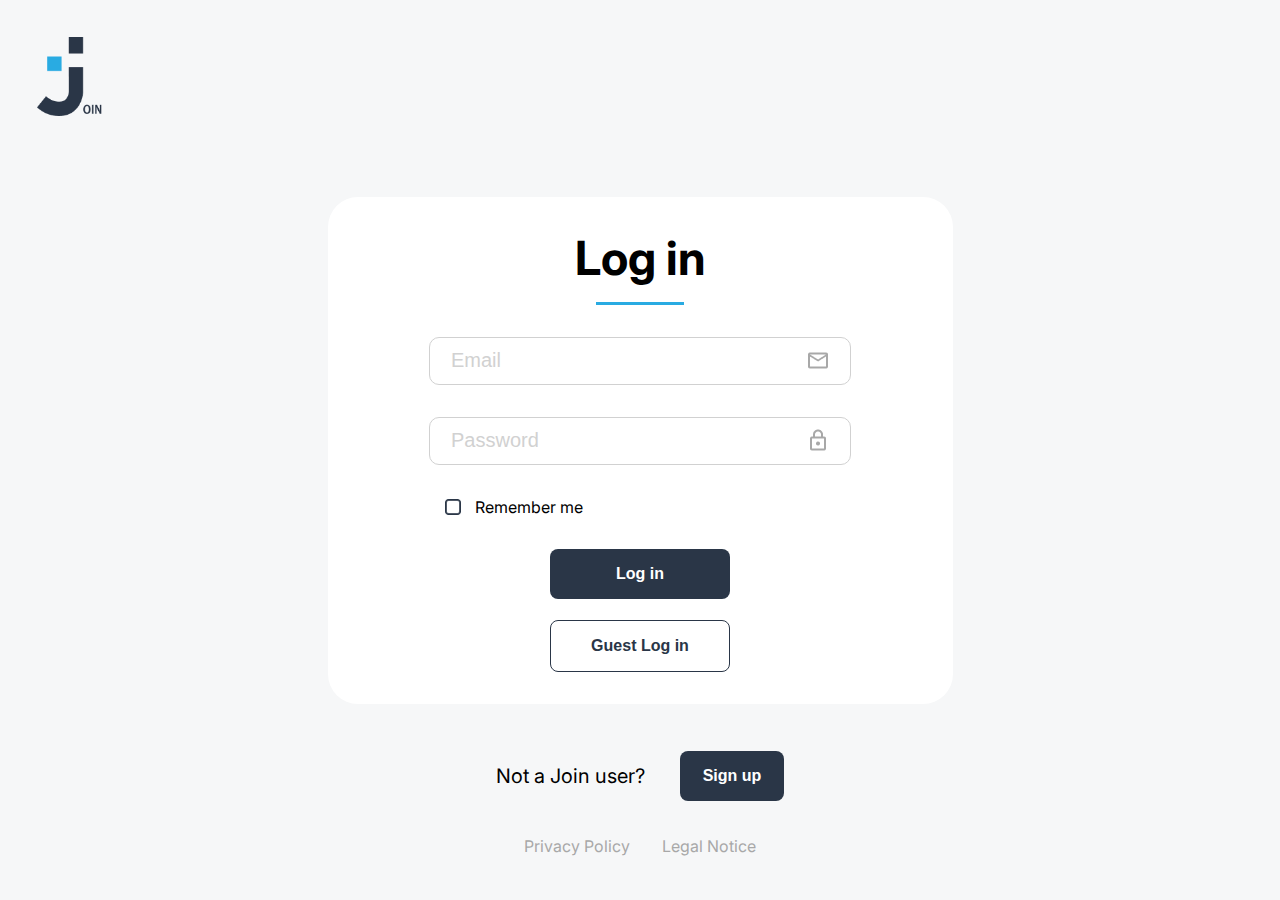
<file: index.html>
<!DOCTYPE html>
<html lang="en">
<head>
    <meta charset="UTF-8">
    <meta name="viewport" content="width=device-width, initial-scale=1.0">
    <title>Log in</title>
    <link rel="preconnect" href="https://fonts.googleapis.com">
    <link rel="preconnect" href="https://fonts.gstatic.com" crossorigin>
    <link href="https://fonts.googleapis.com/css2?family=Inter:wght@100..900&display=swap" rel="stylesheet">
    <link rel="stylesheet" href="style.css">
    <link rel="stylesheet" href="./assets/css/loginregister.css">
    <link rel="shortcut icon" href="./assets/img/favicon.png" type="image/x-icon">
    <script src="script.js"></script>
    <script src="./assets/js/storage.js"></script>
    <script src="./assets/js/register.js"></script>

</head>
<body onload="init()">
    <div id="content">
        <img src="./assets/img/logo-high.png" class="login-logo" alt="logo">
        <div class="start-animation"></div>
        <div id="login-container">
        </div>
        <div id="sign-up-box">
        </div>
        <div class="user-notices-box">
            <a href="pivacypolicy.html" class="notices-link">Privacy Policy</a>
            <a href="legalNotice.html" class="notices-link">Legal Notice</a>
        </div>
    </div>
    


</body>
</html>
</file>
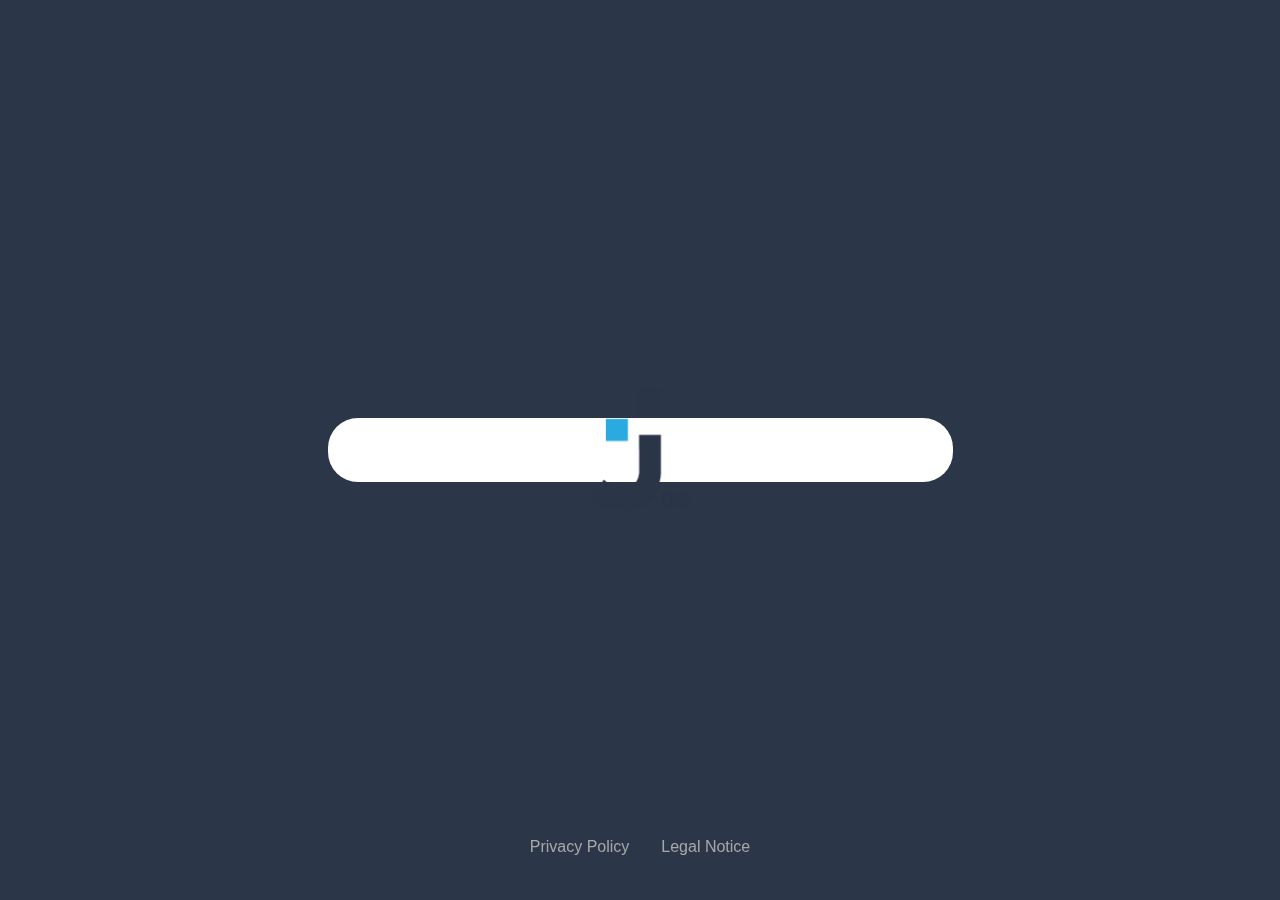
<file: addtask.html>
<!DOCTYPE html>
<html lang="en">

<head>
    <meta charset="UTF-8">
    <meta name="viewport" content="width=device-width, initial-scale=1.0">
    <title>Add Tasks</title>
    <link rel="stylesheet" href="./assets/css/addtask.css" />
    <link rel="shortcut icon" href="./assets/img/favicon.png" type="image/x-icon">

</head>

<body onload="initAddTaskPage()">
    <div w3-include-html="./assets/templates/header.html"></div>
    <div id="task-created-container" class="d-none">
        <span>TASK CREATED <img src="assets/img/check-desktop-hover.png" alt="close"></span>
    </div>
    <div class="add-task-container">
        <h1>Add Task</h1>
        <div class="task-input-container">
            <div class="title-container">
                <label for="title">Title<sup>*</sup></label>
                <input id="title" type="text" placeholder="Enter a title" required></input>
                <div class="d-none required" id="title-required">This field is required</div>
            </div>
            <div class="description-container">
                <label for="description">Description</label>
                <textarea id="description" type="text" placeholder="Enter a Description" rows="10"></textarea>
            </div>
            <div class="prio-container">
                <span>Prio</span>
                <div id="prio">
                    <button id="highPrioButton" onclick="setPriority('high')">
                        <div id="highPrioButtonFont">Urgent<img src="assets/img/board-urgent.png" alt="arrow-up">
                        </div>
                    </button>
                    <button class="prioMedium" id="mediumPrioButton" onclick="setPriority('medium')">
                        <div class="colored-white font-weight-clicked" id="mediumPrioButtonFont">Medium<img
                                src="assets/img/board-medium.png" alt="arrow-up">
                        </div>
                    </button>
                    <button id="lowPrioButton" onclick="setPriority('low')">
                        <div id="lowPrioButtonFont">Low<img src="assets/img/board-low.png" alt="arrow-down"></div>
                    </button>
                </div>
            </div>
            <div class="due-date-container">
                <label for="dueDate">Due date<sup>*</sup></label>
                <input id="dueDate" type="text" placeholder="dd/mm/yyyy" onfocus="(this.type='date')"
                    onblur="(this.type='text')" required></input>
                <div class="d-none required" id="dueDate-required">This field is required</div>
            </div>
            <div class="category-container">
                <label for="category">Category<sup>*</sup></label>
                <button onclick="openCategoryContainer()" id="category-btn">
                    <div id="category-selected">Select task category</div><img src="assets/img/arrow_drop_down.png"
                        alt="arrow-down">
                </button>
                <div id="category-dropdown-menu" class="d-none">
                    <span onclick="selectCategory('Technical Task')">Technical Task</span>
                    <span onclick="selectCategory('User Story')">User Story</span>
                    <span onclick="selectCategory('Other')">Other</span>
                </div>
                <div class="d-none required" id="category-required">This field is required</div>
            </div>
            <div class="assigned-to-container">
                <label for="assigned-to-btn">Assigned to</label>
                <button onclick="openAssignContainer()" id="assigned-to-btn">
                    <div id="buttontext">Select contacts to assign </div><img src="assets/img/arrow_drop_down.png"
                        alt="arrow-down">
                </button>
                <div id="contacts-to-assign-container" class="d-none">
                    <ul id="contacts-to-assign-list">
                    </ul>
                </div>
                <div id="contact-circles-container" class="">

                </div>
            </div>
            <div class="subtasks-container">
                <label for="subtasks">Subtasks</label>
                <div id="subtasks-input-button-container" class="input-button-container">
                    <input id="subtasks" type="text" placeholder="Add new subtask"></input>
                    <div class="subtask-button-container">
                        <button class="d-none" id="erase-subtask" onclick="eraseSubtask()"><img
                                src="assets/img/close_black.png"></button>
                        <div id="separator" class="d-none separator"></div>
                        <button id="add-subtask-button" onclick="addSubtasks()"><img src="assets/img/tick.png"></button>
                    </div>
                </div>

                <div id="subtasks-list-container">

                    <div id="subtasks-list">
                    </div>
                </div>
            </div>

        </div>
        <div class="add-task-footnote-container">
            <div class="footnote">
                <sup>*</sup>
                <span>This field is required</span>
            </div>

            <div class="clear-create-button-container">
                <button onclick="resetEverything()" class="button">Clear <img src="assets/img/close.png" alt="close">
                </button>
                <button onclick="createTask('new')" class="button">Create Task <img src="assets/img/check-new.png"
                        alt="check"></button>
            </div>
        </div>

    </div>
    <div w3-include-html="./assets/templates/navigation.html"></div>
    <script src="./assets/js/header-menu.js"></script>
    <script src="script.js"></script>
    <script src="./assets/js/register.js"></script>
    <script src="./assets/js/storage.js"></script>
    <script src="./assets/js/addtask.js"></script>
    <script src="./assets/js/subtasks.js"></script>
    <script src="./assets/js/createTask.js"></script>
</body>

</html>
</file>
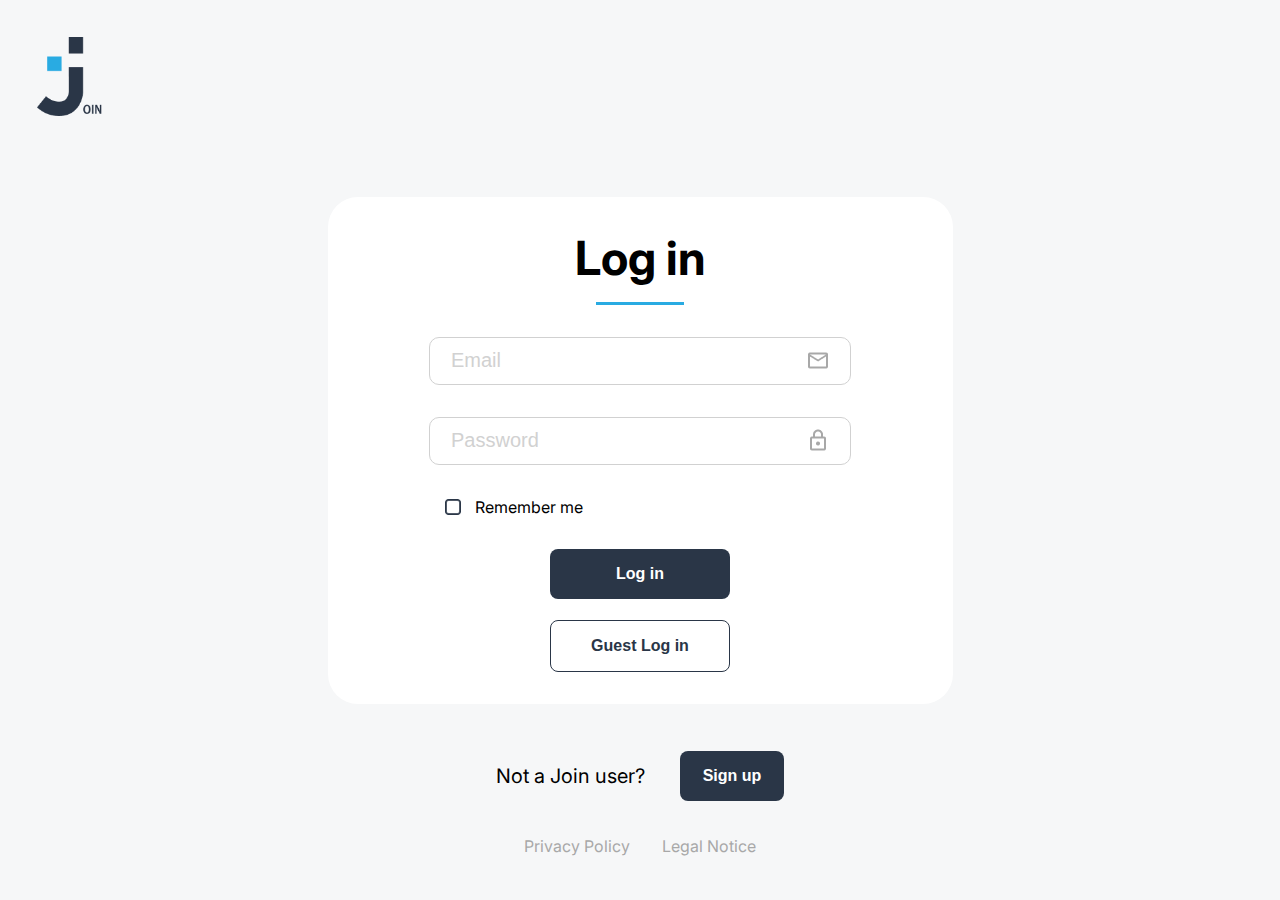
<file: board.html>
<!DOCTYPE html>
<html lang="en">
    <head>
        <meta charset="UTF-8" />
        <meta name="viewport" content="width=device-width, initial-scale=1.0" />
        <title>Board</title>
        <link rel="stylesheet" href="./style.css" />
        <link rel="stylesheet" href="./assets/css/board.css" />
        <link rel="stylesheet" href="./assets/css/addtaskCard.css" />
        <link
            rel="shortcut icon"
            href="./assets/img/favicon.png"
            type="image/x-icon"
        />
    </head>
    <body onload="init()">
        <div w3-include-html="./assets/templates/header.html"></div>
        <div class="overlay-task"></div>
        <div class="overlay-task-edit d-none">
            <div w3-include-html="./assets/templates/addTaskOverlay.html"></div>
        </div>
        <div class="board">
            <div class="header-wrapper">
                <div class="board-titel board-titel-head">
                    <h1>Board</h1>
                    <button
                        type="button"
                        class="add-task-btn btn-head"
                        onclick="goToAddTask()"
                    >
                        <img
                            class="board-plus"
                            src="./assets/img/board-plus.png"
                            alt="add Task button"
                        />
                    </button>
                </div>
                <div class="searchbar">
                    <input
                        type="search"
                        placeholder="Find Task"
                        id="searchbar"
                        onkeyup="searchTask()"
                    />
                    <button class="search-icon">
                        <img src="./assets/img/search.png" alt="search icon" />
                    </button>
                </div>
                <button
                    type="button"
                    class="add-task-btn-desktop btn-head"
                    onclick="goToAddTask()"
                >
                    <span>Add Task</span>
                    <img
                        src="./assets/img/board-plus.png"
                        alt="add Task button"
                    />
                </button>
            </div>
            <div class="columns-wrapper">
                <section class="column">
                    <div class="board-titel">
                        <h3>To do</h3>
                        <button
                            type="button"
                            class="add-task-btn"
                            onclick="goToAddTask()"
                        >
                            <img
                                class="plus-button"
                                src="./assets/img/plus-button.png"
                                alt="add Task button"
                            />
                        </button>
                    </div>
                    <div
                        class="task-cards-container"
                        ondrop="drop(event)"
                        ondragover="allowDrop(event)"
                        id="toDo"
                    >
                        <div class="no-tasks">No tasks To do</div>
                    </div>
                </section>
                <section class="column">
                    <div class="board-titel">
                        <h3>In progress</h3>
                        <button
                            type="button"
                            class="add-task-btn"
                            onclick="goToAddTask()"
                        >
                            <img
                                class="plus-button"
                                src="./assets/img/plus-button.png"
                                alt="add Task button"
                            />
                        </button>
                    </div>
                    <div
                        class="task-cards-container"
                        ondrop="drop(event)"
                        ondragover="allowDrop(event)"
                        id="progress"
                    >
                        <div class="no-tasks">No tasks To do</div>
                    </div>
                </section>
                <section class="column">
                    <div class="board-titel">
                        <h3>Await feedback</h3>
                        <button
                            type="button"
                            class="add-task-btn"
                            onclick="goToAddTask()"
                        >
                            <img
                                class="plus-button"
                                src="./assets/img/plus-button.png"
                                alt="add Task button"
                            />
                        </button>
                    </div>
                    <div
                        class="task-cards-container"
                        ondrop="drop(event)"
                        ondragover="allowDrop(event)"
                        id="feedback"
                    >
                        <div class="no-tasks">No tasks To do</div>
                    </div>
                </section>
                <section class="column">
                    <div class="board-titel">
                        <h3>Done</h3>
                        <button
                            type="button"
                            class="add-task-btn"
                            onclick="goToAddTask()"
                        >
                            <img
                                class="plus-button"
                                src="./assets/img/plus-button.png"
                                alt="add Task button"
                            />
                        </button>
                    </div>
                    <div
                        class="task-cards-container"
                        ondrop="drop(event)"
                        ondragover="allowDrop(event)"
                        id="done"
                    >
                        <div class="no-tasks">No tasks To do</div>
                    </div>
                </section>
            </div>
        </div>
        <div w3-include-html="./assets/templates/navigation.html"></div>
        <script src="./assets/js/header-menu.js"></script>
        <script src="./assets/js/storage.js"></script>
        <script src="./script.js"></script>
        <script src="./assets/js/dragndrop.js"></script>
        <script src="./assets/js/board.js"></script>
        <script src="./assets/js/boardHtml.js"></script>
        <script src="./assets/js/addtask.js"></script>
        <script src="./assets/js/subtasks.js"></script>
        <script src="./assets/js/createTask.js"></script>
    </body>
</html>
</file>
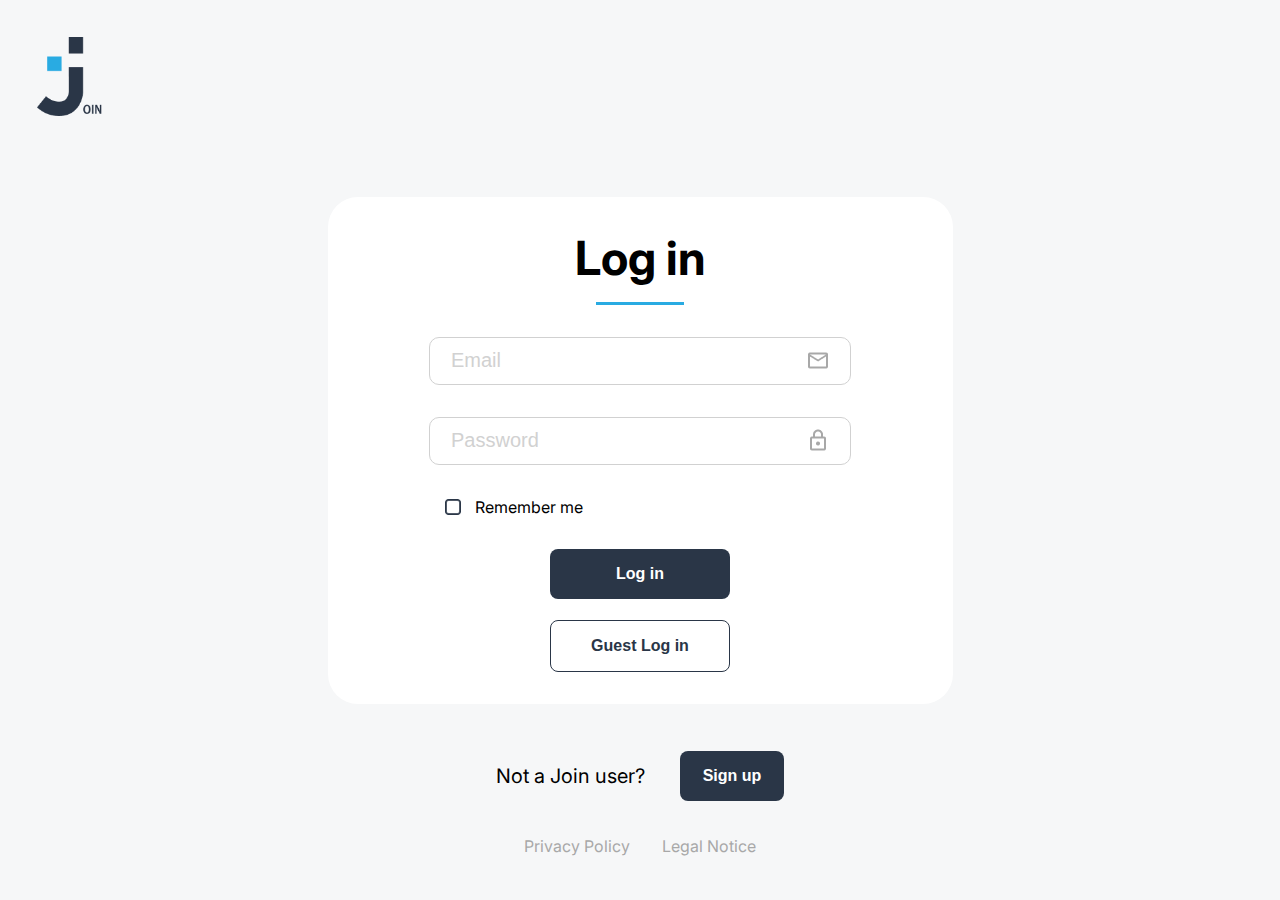
<file: contact.html>
<!DOCTYPE html>
<html lang="en">
  <head>
    <meta charset="UTF-8" />
    <meta name="viewport" content="width=device-width, initial-scale=1.0" />
    <title>Kontakte</title>
    <link rel="stylesheet" href="./assets/css/contacts.css" />
    <link rel="stylesheet" href="style.css" />
    <link rel="stylesheet" href="./assets/css/contactMediaQuery.css" />
    <link
      rel="shortcut icon"
      href="./assets/img/favicon.png"
      type="image/x-icon"
    />
  </head>
  <body onload="initContacts()">
    <div w3-include-html="./assets/templates/header.html"></div>
    <div class="overlay-contacts" id="overlayContacts"></div>

    <div class="container-desktop">
      <div id="center-contacts">
        <div class="desktop-add-contact-container">
          <div class="height-vh">
            <div
              id="addContactDesktop"
              onclick="openAddContact()"
              style="display: flex"
            >
              <span>Add new contact</span>
              <div>
                <img src="assets/img/person_add.png" alt="" />
              </div>
            </div>
          </div>

          <div id="contactsList"></div>
        </div>
      </div>

      <div id="contact" style="display: none"></div>
      <div class="slogan-container-desktop" id="sloganContainerDesktop">
        <div>
          <h1>Contacts</h1>
          <div class="contact-line-desktop"></div>
          <span class="slogan-contact">Better with a Team</span>
        </div>
      </div>
    </div>

    <div id="addContactImg" onclick="openAddContact()" class="addContactImg">
      <img src="assets/img/person_add.png" alt="" />
    </div>

    <div class="center-add-card" id="center-add-card">
      <div class="addContactCard" id="addContactCard">
        <div class="addContactUpperCard">
          <div onclick="closeAddContactCard()" class="closeAddContact">
            <img src="assets/img/close.png" alt="" />
          </div>

          <div class="vertical-center">
            <div id="logoDesktopContact">
              <img src="assets/img/logo-desktop.png" alt="" />
            </div>
            <h1>Add Contact</h1>
            <span class="slogan-contact">Tasks are better with a team!</span>
            <div id="contactUnderlinie" class="contact-underline"></div>
          </div>

          <div class="personImgaAddContact display-flex-margin">
            <img src="assets/img/add-contact-person.png" alt="" />
          </div>
        </div>

        <div class="createContactFormContainer">
          <div class="close-card-desktop">
            <img
              onclick="closeAddContactCard()"
              src="assets/img/close_black.png"
              alt=""
            />
          </div>
          <form
            class="createContactForm"
            onsubmit="createContact(); return false;"
          >
            <input
              required
              class="input-background-image contact-input-name"
              type="text"
              id="name"
              placeholder="Name"
            />
            <input
              required
              class="input-background-image contact-input-email"
              type="email"
              id="email"
              placeholder="E-Mail"
            />
            <input
              required
              class="input-background-image contact-input-phone"
              pattern="\+?[0-9\s]*[0-9][0-9\s]*"
              type="tel"
              id="phone"
              placeholder="Phone"
            />
            <div class="display-flex">
              <div onclick="closeAddContactCard()" class="cancel-add-contact">
                Cancel <img src="assets/img/close_black.png" alt="" />
              </div>
              <div id="createContactBtn">
                <button>Create Contact</button>
                <img src="assets/img/check-new.png" alt="" />
              </div>
            </div>
          </form>
        </div>
      </div>
    </div>

    <div class="center-add-card" id="centerEditCard">
      <div class="addContactCard" id="editContactCard">
        <div class="addContactUpperCard">
          <div onclick="closeEditContactCard()" class="closeAddContact">
            <img src="assets/img/close.png" alt="" />
          </div>
          <div class="vertical-center edit-vertical">
            <div id="logoDesktopContact">
              <img src="assets/img/logo-desktop.png" alt="" />
            </div>
            <h1>Edit Contact</h1>
            <div id="contactUnderline" class="contact-underline"></div>
          </div>
          <div
            class="personImgaAddContact margin-top-32 edit-person-add"
            id="editCardIcon"
          ></div>
        </div>
        <div class="createContactFormContainer">
          <div class="close-card-desktop">
            <img
              onclick="closeEditContactCard()"
              src="assets/img/close_black.png"
              alt=""
            />
          </div>
          <form
            class="createContactForm"
            onsubmit="updateContact(); return false;"
          >
            <input
              required
              class="input-background-image contact-input-name"
              type="text"
              id="edit-name"
              placeholder="Name"
            />
            <input
              required
              class="input-background-image contact-input-email"
              type="email"
              id="edit-email"
              placeholder="E-Mail"
            />
            <input
              required
              class="input-background-image contact-input-phone"
              type="tel"
              id="edit-phone"
              placeholder="Phone"
              pattern="\+?[0-9\s]*[0-9][0-9\s]*"
            />
            <div class="btn-container-edit">
              <div id="editContactBtn">
                <button class="saveBtn">Save</button>
                <img src="assets/img/check-new.png" alt="" />
              </div>
              <div onclick="deleteContact()" class="deleteBtn">Delete</div>
            </div>
          </form>
        </div>
      </div>
    </div>
    <div class="center-add-contact-animation" id="centerAddContactAnimation">
      <div class="createContactAnimation" id="createContactAnimation">
        Contact successfully created!
      </div>
    </div>
    <script src="./assets/js/header-menu.js"></script>
    <script src="./assets/js/contacts.js"></script>
    <script src="./assets/js/renderContacts.js"></script>
    <script src="script.js"></script>
    <script src="./assets/js/storage.js"></script>
    <div w3-include-html="./assets/templates/navigation.html"></div>
    <script src="./assets/js/header-menu.js"></script>
  </body>
</html>
</file>
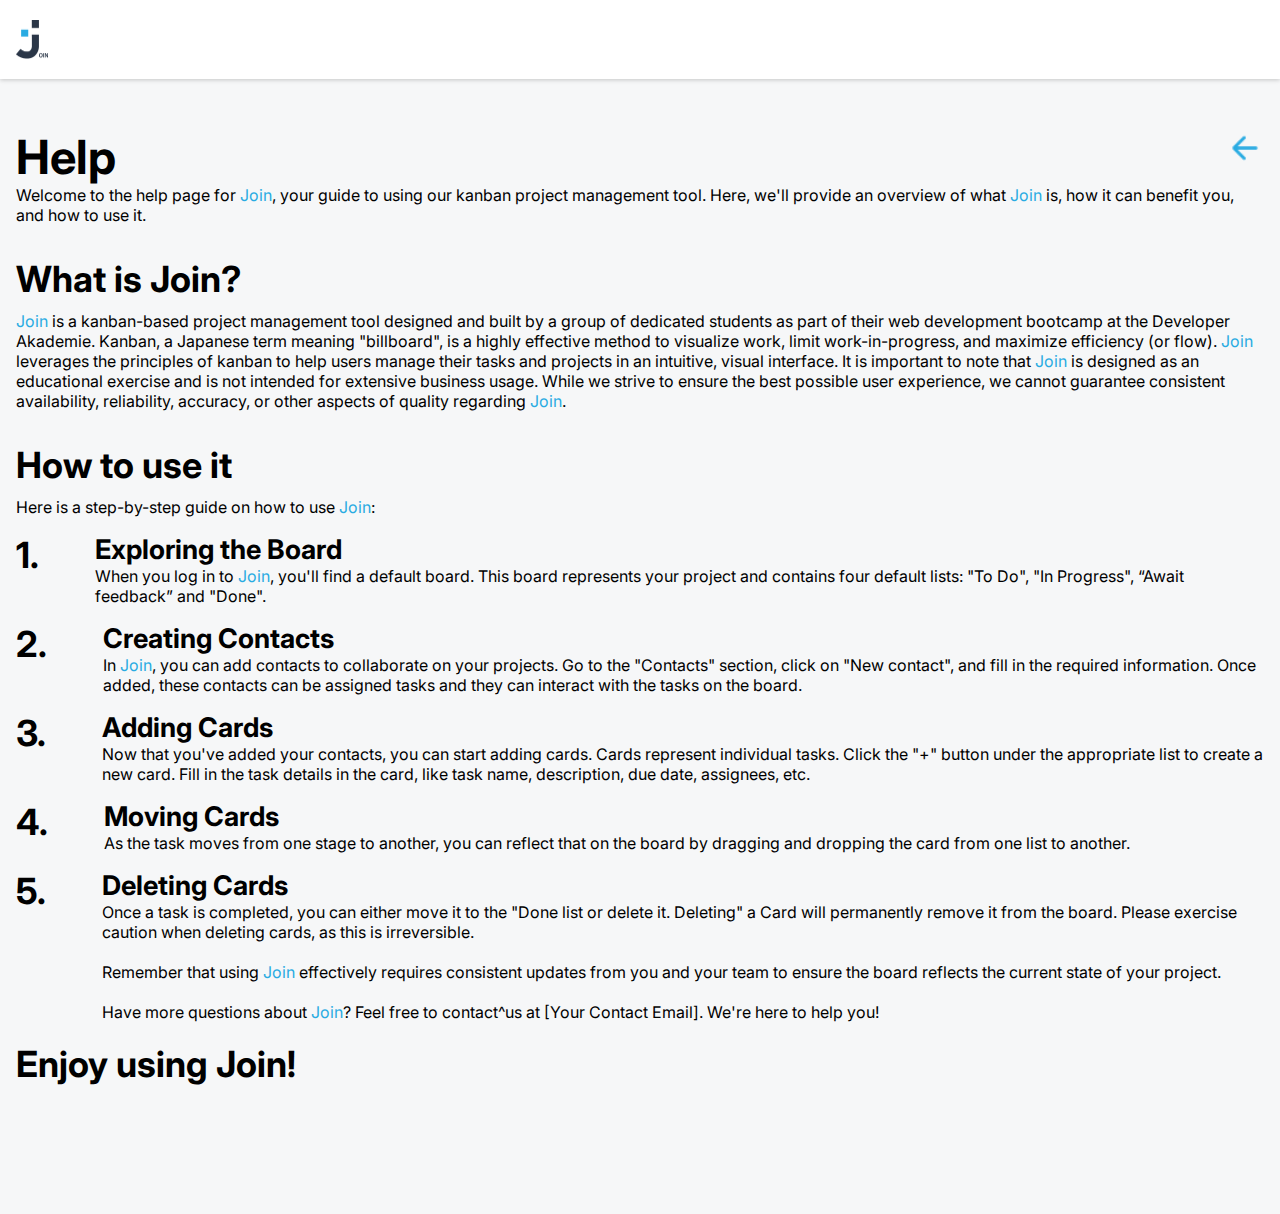
<file: help.html>
<!DOCTYPE html>
<html lang="en">
  <head>
    <meta charset="UTF-8" />
    <meta name="viewport" content="width=device-width, initial-scale=1.0" />
    <title>Help</title>
    <link rel="preconnect" href="https://fonts.googleapis.com" />
    <link rel="preconnect" href="https://fonts.gstatic.com" crossorigin />
    <link
      href="https://fonts.googleapis.com/css2?family=Inter:wght@100..900&display=swap"
      rel="stylesheet"
    />
    <link rel="stylesheet" href="style.css" />
    <link rel="shortcut icon" href="./assets/img/favicon.png" type="image/x-icon">
    <script src="script.js"></script>
  </head>
  <body onload="initPrivacy()">
    <div w3-include-html="./assets/templates/header.html"></div>

      <div class="privay-policy">
        <div class="privacy-header">
          <h1>Help</h1>
          <img
            src="./assets/img/arrow-left-line.png"
            class="privacy-arrow"
            onclick="linkToPreviousPage()"
          />
        </div>
        <p>
          Welcome to the help page for <span class="color-blue">Join</span>, your guide to using our kanban project management tool. 
          Here, we'll provide an overview of what <span class="color-blue">Join</span> is, how it can benefit you, and how to use it.
        </p>

        <h2 class="privacy-h2">What is Join?</h2>
        <p>
          <span class="color-blue">Join</span> is a kanban-based project management tool designed and built by a group of 
          dedicated students as part of their web development bootcamp at the Developer Akademie.
          Kanban, a Japanese term meaning "billboard", is a highly effective method to visualize work, 
          limit work-in-progress, and maximize efficiency (or flow). <span class="color-blue">Join</span> leverages the principles of 
          kanban to help users manage their tasks and projects in an intuitive, visual interface.
          It is important to note that <span class="color-blue">Join</span> is designed as an educational exercise and is not intended for 
          extensive business usage. While we strive to ensure the best possible user experience, 
          we cannot guarantee consistent availability, reliability, accuracy, or other aspects of quality regarding <span class="color-blue">Join</span>.
        </p>
        <h2 class="privacy-h2">How to use it</h2>
        <p>
          Here is a step-by-step guide on how to use <span class="color-blue">Join</span>:
        </p>
        <div class="explain-box">
          <h2>1.</h2>
          <div>
              <h3>Exploring the Board</h3>
              <p>When you log in to <span class="color-blue">Join</span>, you'll find a default board. This board 
                  represents your project and contains four default lists: "To Do", 
                  "In Progress", “Await feedback” and "Done".
              </p>
          </div>
        </div>
        <div class="explain-box">
          <h2>2.</h2>
          <div>
              <h3>Creating Contacts</h3>
              <p>In <span class="color-blue">Join</span>, you can add contacts to collaborate on your projects. Go to the "Contacts" 
                  section, click on "New contact", and fill in the required information. Once added, 
                  these contacts can be assigned tasks and they can interact with the tasks on the board.
              </p>
          </div>
        </div>
        <div class="explain-box">
          <h2>3.</h2>
          <div>
              <h3>Adding Cards</h3>
              <p>Now that you've added your contacts, you can start adding cards. Cards represent 
                  individual tasks. Click the "+" button under the appropriate list to create a new 
                  card. Fill in the task details in the card, like task name, description, due date, 
                  assignees, etc.
              </p>
          </div>
        </div>
        <div class="explain-box">
          <h2>4.</h2>
          <div>
              <h3>Moving Cards </h3>
              <p>As the task moves from one stage to another, you can reflect that on the board by dragging 
                  and dropping the card from one list to another.
              </p>
          </div>
        </div>
        <div class="explain-box">
          <h2>5.</h2>
          <div>
              <h3>Deleting Cards</h3>
              <p>Once a task is completed, you can either move it to the "Done list or delete it. Deleting"
                  a Card will permanently remove it from the board. Please exercise caution when deleting cards,
                  as this is irreversible.
              </p>
              <br>
              <p>
                  Remember that using <span class="color-blue">Join</span> effectively requires consistent updates from you and your team
                  to ensure the board reflects the current state of your project.
              </p>
              <br>
              <p>
                  Have more questions about <span class="color-blue">Join</span>? Feel free to contact^us at [Your Contact Email]. We're here to help you!
              </p>
          </div>
        </div>
        <br>
        <h2>Enjoy using Join!</h2>

    
    <div w3-include-html="./assets/templates/navigation.html"></div>
  </body>
</html>
</file>
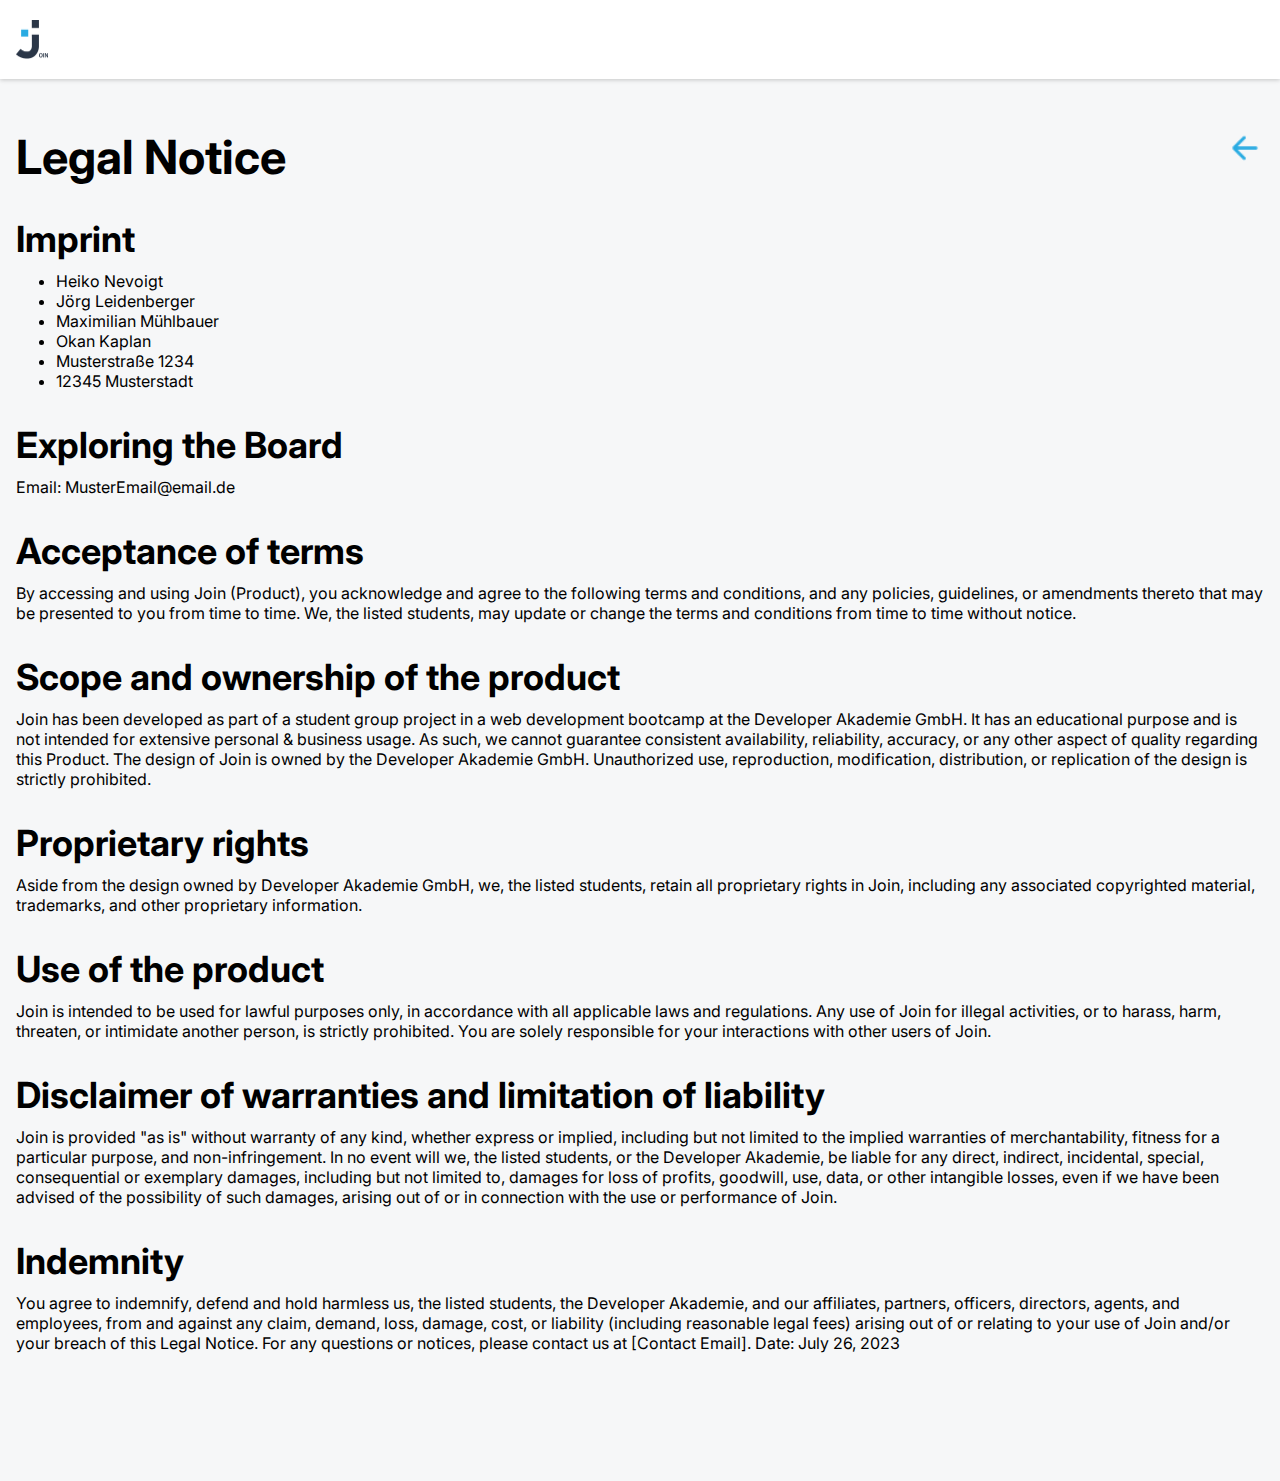
<file: legalNotice.html>
<!DOCTYPE html>
<html lang="en">
  <head>
    <meta charset="UTF-8" />
    <meta name="viewport" content="width=device-width, initial-scale=1.0" />
    <title>Legal Notice</title>
    <link rel="preconnect" href="https://fonts.googleapis.com" />
    <link rel="preconnect" href="https://fonts.gstatic.com" crossorigin />
    <link
      href="https://fonts.googleapis.com/css2?family=Inter:wght@100..900&display=swap"
      rel="stylesheet"
    />
    <link rel="stylesheet" href="style.css" />
    <link rel="shortcut icon" href="./assets/img/favicon.png" type="image/x-icon">
    <script src="script.js"></script>
  </head>
  <body onload="initPrivacy()">
    <div w3-include-html="./assets/templates/header.html"></div>
    <div class="privay-policy">
      <div class="privacy-header">
        <h1>Legal Notice</h1>
        <img
          src="./assets/img/arrow-left-line.png"
          class="privacy-arrow"
          onclick="linkToPreviousPage()"
        />
      </div>
      <h2 class="privacy-h2">Imprint</h2>
      <ul>
        <li>Heiko Nevoigt</li>
        <li>Jörg Leidenberger</li>
        <li>Maximilian Mühlbauer</li>
        <li>Okan Kaplan</li>
      </ul>
      <ul>
        <li>Musterstraße 1234</li>
        <li>12345 Musterstadt</li>
      </ul>

      <h2 class="privacy-h2">Exploring the Board</h2>
      <p>Email: MusterEmail@email.de</p>

      <h2 class="privacy-h2">Acceptance of terms</h2>
      <p>
        By accessing and using Join (Product), you acknowledge and agree to the
        following terms and conditions, and any policies, guidelines, or
        amendments thereto that may be presented to you from time to time. We,
        the listed students, may update or change the terms and conditions from
        time to time without notice.
      </p>

      <h2 class="privacy-h2">Scope and ownership of the product</h2>
      <p>
        Join has been developed as part of a student group project in a web
        development bootcamp at the Developer Akademie GmbH. It has an
        educational purpose and is not intended for extensive personal &
        business usage. As such, we cannot guarantee consistent availability,
        reliability, accuracy, or any other aspect of quality regarding this
        Product. The design of Join is owned by the Developer Akademie GmbH.
        Unauthorized use, reproduction, modification, distribution, or
        replication of the design is strictly prohibited.
      </p>

      <h2 class="privacy-h2">Proprietary rights</h2>
      <p>
        Aside from the design owned by Developer Akademie GmbH, we, the listed
        students, retain all proprietary rights in Join, including any
        associated copyrighted material, trademarks, and other proprietary
        information.
      </p>

      <h2 class="privacy-h2">Use of the product</h2>
      <p>
        Join is intended to be used for lawful purposes only, in accordance with
        all applicable laws and regulations. Any use of Join for illegal
        activities, or to harass, harm, threaten, or intimidate another person,
        is strictly prohibited. You are solely responsible for your interactions
        with other users of Join.
      </p>

      <h2 class="privacy-h2">
        Disclaimer of warranties and limitation of liability
      </h2>
      <p>
        Join is provided "as is" without warranty of any kind, whether express
        or implied, including but not limited to the implied warranties of
        merchantability, fitness for a particular purpose, and non-infringement.
        In no event will we, the listed students, or the Developer Akademie, be
        liable for any direct, indirect, incidental, special, consequential or
        exemplary damages, including but not limited to, damages for loss of
        profits, goodwill, use, data, or other intangible losses, even if we
        have been advised of the possibility of such damages, arising out of or
        in connection with the use or performance of Join.
      </p>

      <h2 class="privacy-h2">Indemnity</h2>
      <p>
        You agree to indemnify, defend and hold harmless us, the listed
        students, the Developer Akademie, and our affiliates, partners,
        officers, directors, agents, and employees, from and against any claim,
        demand, loss, damage, cost, or liability (including reasonable legal
        fees) arising out of or relating to your use of Join and/or your breach
        of this Legal Notice. For any questions or notices, please contact us at
        [Contact Email]. Date: July 26, 2023
      </p>
    </div>

    <div w3-include-html="./assets/templates/navigation.html"></div>

  </body>
</html>
</file>
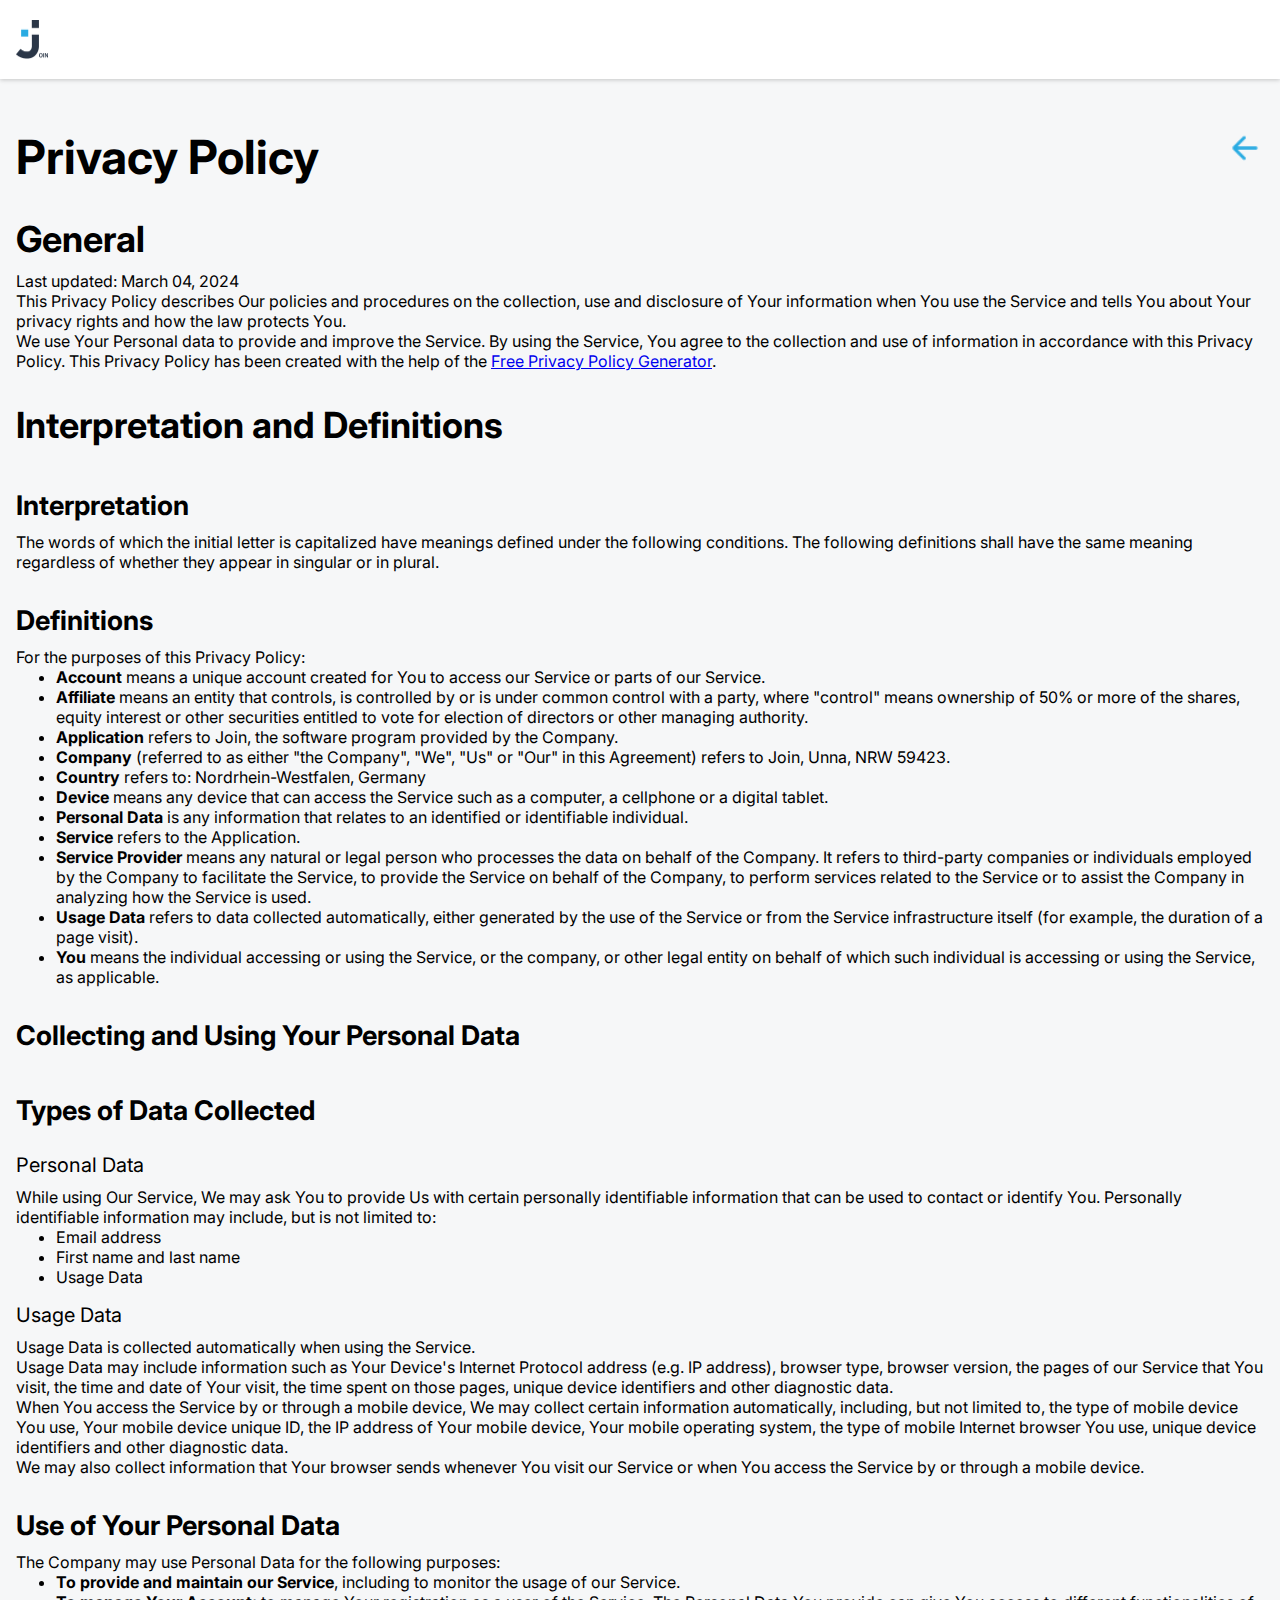
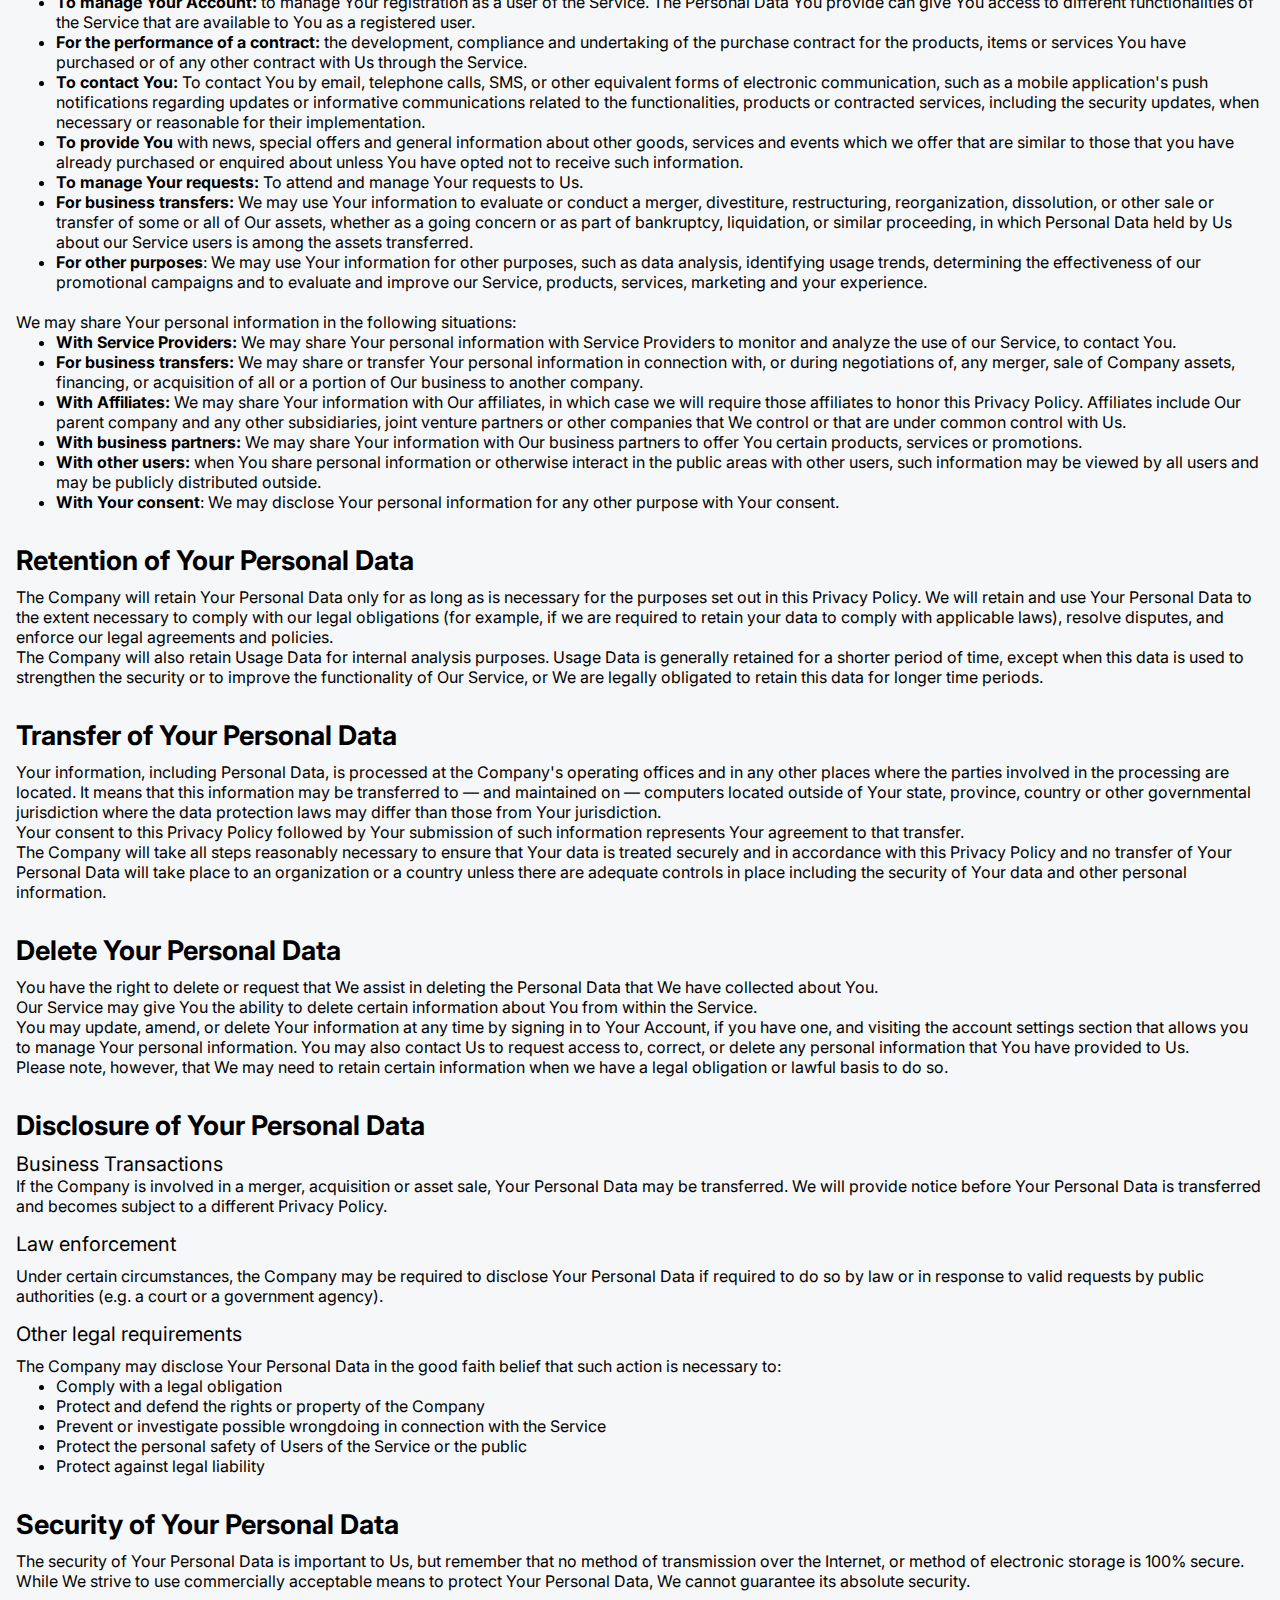
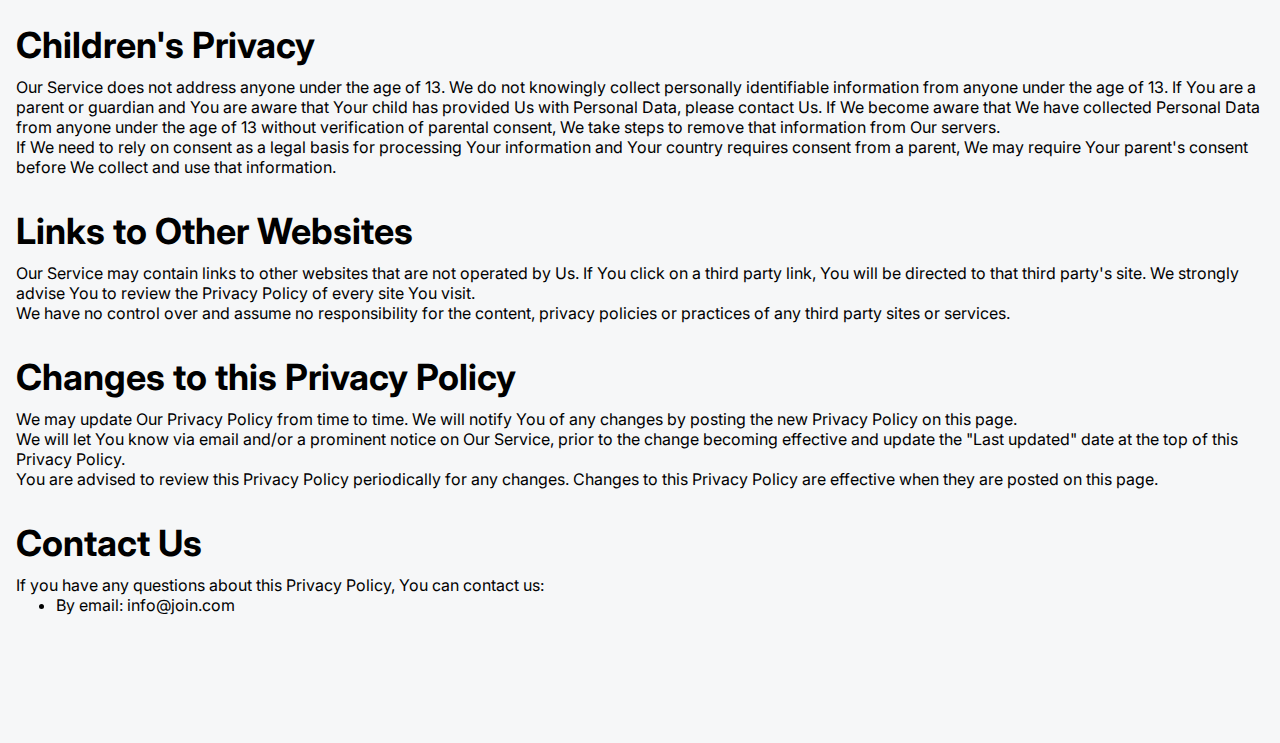
<file: pivacypolicy.html>
<!DOCTYPE html>
<html lang="en">
  <head>
    <meta charset="UTF-8" />
    <meta name="viewport" content="width=device-width, initial-scale=1.0" />
    <title>Privacy Policy</title>
    <link rel="preconnect" href="https://fonts.googleapis.com" />
    <link rel="preconnect" href="https://fonts.gstatic.com" crossorigin />
    <link
      href="https://fonts.googleapis.com/css2?family=Inter:wght@100..900&display=swap"
      rel="stylesheet"
    />
    <link rel="stylesheet" href="style.css" />
    <link rel="shortcut icon" href="./assets/img/favicon.png" type="image/x-icon">

    <script src="script.js"></script>
  </head>
  <body onload="initPrivacy()">
    <div w3-include-html="./assets/templates/header.html"></div>
    <div class="privay-policy">
      <div class="privacy-header">
        <h1>Privacy Policy</h1>
        <img
          src="./assets/img/arrow-left-line.png"
          class="privacy-arrow"
          onclick="linkToPreviousPage()"
        />
      </div>
      <h2 class="privacy-h2">General</h2>
      <p>Last updated: March 04, 2024</p>
      <p>
        This Privacy Policy describes Our policies and procedures on the
        collection, use and disclosure of Your information when You use the
        Service and tells You about Your privacy rights and how the law protects
        You.
      </p>
      <p>
        We use Your Personal data to provide and improve the Service. By using
        the Service, You agree to the collection and use of information in
        accordance with this Privacy Policy. This Privacy Policy has been
        created with the help of the
        <a
          href="https://www.freeprivacypolicy.com/free-privacy-policy-generator/"
          target="_blank"
          >Free Privacy Policy Generator</a
        >.
      </p>
      <h2 class="privacy-h2">Interpretation and Definitions</h2>
      <h3 class="privacy-h3">Interpretation</h3>
      <p>
        The words of which the initial letter is capitalized have meanings
        defined under the following conditions. The following definitions shall
        have the same meaning regardless of whether they appear in singular or
        in plural.
      </p>
      <h3 class="privacy-h3">Definitions</h3>
      <p>For the purposes of this Privacy Policy:</p>
      <ul>
        <li>
          <p>
            <strong>Account</strong> means a unique account created for You to
            access our Service or parts of our Service.
          </p>
        </li>
        <li>
          <p>
            <strong>Affiliate</strong> means an entity that controls, is
            controlled by or is under common control with a party, where
            &quot;control&quot; means ownership of 50% or more of the shares,
            equity interest or other securities entitled to vote for election of
            directors or other managing authority.
          </p>
        </li>
        <li>
          <p>
            <strong>Application</strong> refers to Join, the software program
            provided by the Company.
          </p>
        </li>
        <li>
          <p>
            <strong>Company</strong> (referred to as either &quot;the
            Company&quot;, &quot;We&quot;, &quot;Us&quot; or &quot;Our&quot; in
            this Agreement) refers to Join, Unna, NRW 59423.
          </p>
        </li>
        <li>
          <p>
            <strong>Country</strong> refers to: Nordrhein-Westfalen, Germany
          </p>
        </li>
        <li>
          <p>
            <strong>Device</strong> means any device that can access the Service
            such as a computer, a cellphone or a digital tablet.
          </p>
        </li>
        <li>
          <p>
            <strong>Personal Data</strong> is any information that relates to an
            identified or identifiable individual.
          </p>
        </li>
        <li>
          <p><strong>Service</strong> refers to the Application.</p>
        </li>
        <li>
          <p>
            <strong>Service Provider</strong> means any natural or legal person
            who processes the data on behalf of the Company. It refers to
            third-party companies or individuals employed by the Company to
            facilitate the Service, to provide the Service on behalf of the
            Company, to perform services related to the Service or to assist the
            Company in analyzing how the Service is used.
          </p>
        </li>
        <li>
          <p>
            <strong>Usage Data</strong> refers to data collected automatically,
            either generated by the use of the Service or from the Service
            infrastructure itself (for example, the duration of a page visit).
          </p>
        </li>
        <li>
          <p>
            <strong>You</strong> means the individual accessing or using the
            Service, or the company, or other legal entity on behalf of which
            such individual is accessing or using the Service, as applicable.
          </p>
        </li>
      </ul>
      <h3 class="privacy-h3">Collecting and Using Your Personal Data</h3>
      <h3 class="privacy-h3">Types of Data Collected</h3>
      <h4 class="privacy-h4">Personal Data</h4>
      <p>
        While using Our Service, We may ask You to provide Us with certain
        personally identifiable information that can be used to contact or
        identify You. Personally identifiable information may include, but is
        not limited to:
      </p>
      <ul>
        <li>
          <p>Email address</p>
        </li>
        <li>
          <p>First name and last name</p>
        </li>
        <li>
          <p>Usage Data</p>
        </li>
      </ul>
      <h4 class="privacy-h4">Usage Data</h4>
      <p>Usage Data is collected automatically when using the Service.</p>
      <p>
        Usage Data may include information such as Your Device's Internet
        Protocol address (e.g. IP address), browser type, browser version, the
        pages of our Service that You visit, the time and date of Your visit,
        the time spent on those pages, unique device identifiers and other
        diagnostic data.
      </p>
      <p>
        When You access the Service by or through a mobile device, We may
        collect certain information automatically, including, but not limited
        to, the type of mobile device You use, Your mobile device unique ID, the
        IP address of Your mobile device, Your mobile operating system, the type
        of mobile Internet browser You use, unique device identifiers and other
        diagnostic data.
      </p>
      <p>
        We may also collect information that Your browser sends whenever You
        visit our Service or when You access the Service by or through a mobile
        device.
      </p>
      <h3 class="privacy-h3">Use of Your Personal Data</h3>
      <p>The Company may use Personal Data for the following purposes:</p>
      <ul>
        <li>
          <p>
            <strong>To provide and maintain our Service</strong>, including to
            monitor the usage of our Service.
          </p>
        </li>
        <li>
          <p>
            <strong>To manage Your Account:</strong> to manage Your registration
            as a user of the Service. The Personal Data You provide can give You
            access to different functionalities of the Service that are
            available to You as a registered user.
          </p>
        </li>
        <li>
          <p>
            <strong>For the performance of a contract:</strong> the development,
            compliance and undertaking of the purchase contract for the
            products, items or services You have purchased or of any other
            contract with Us through the Service.
          </p>
        </li>
        <li>
          <p>
            <strong>To contact You:</strong> To contact You by email, telephone
            calls, SMS, or other equivalent forms of electronic communication,
            such as a mobile application's push notifications regarding updates
            or informative communications related to the functionalities,
            products or contracted services, including the security updates,
            when necessary or reasonable for their implementation.
          </p>
        </li>
        <li>
          <p>
            <strong>To provide You</strong> with news, special offers and
            general information about other goods, services and events which we
            offer that are similar to those that you have already purchased or
            enquired about unless You have opted not to receive such
            information.
          </p>
        </li>
        <li>
          <p>
            <strong>To manage Your requests:</strong> To attend and manage Your
            requests to Us.
          </p>
        </li>
        <li>
          <p>
            <strong>For business transfers:</strong> We may use Your information
            to evaluate or conduct a merger, divestiture, restructuring,
            reorganization, dissolution, or other sale or transfer of some or
            all of Our assets, whether as a going concern or as part of
            bankruptcy, liquidation, or similar proceeding, in which Personal
            Data held by Us about our Service users is among the assets
            transferred.
          </p>
        </li>
        <li>
          <p>
            <strong>For other purposes</strong>: We may use Your information for
            other purposes, such as data analysis, identifying usage trends,
            determining the effectiveness of our promotional campaigns and to
            evaluate and improve our Service, products, services, marketing and
            your experience.
          </p>
        </li>
      </ul>
      <br />
      <p>We may share Your personal information in the following situations:</p>
      <ul>
        <li>
          <strong>With Service Providers:</strong> We may share Your personal
          information with Service Providers to monitor and analyze the use of
          our Service, to contact You.
        </li>
        <li>
          <strong>For business transfers:</strong> We may share or transfer Your
          personal information in connection with, or during negotiations of,
          any merger, sale of Company assets, financing, or acquisition of all
          or a portion of Our business to another company.
        </li>
        <li>
          <strong>With Affiliates:</strong> We may share Your information with
          Our affiliates, in which case we will require those affiliates to
          honor this Privacy Policy. Affiliates include Our parent company and
          any other subsidiaries, joint venture partners or other companies that
          We control or that are under common control with Us.
        </li>
        <li>
          <strong>With business partners:</strong> We may share Your information
          with Our business partners to offer You certain products, services or
          promotions.
        </li>
        <li>
          <strong>With other users:</strong> when You share personal information
          or otherwise interact in the public areas with other users, such
          information may be viewed by all users and may be publicly distributed
          outside.
        </li>
        <li>
          <strong>With Your consent</strong>: We may disclose Your personal
          information for any other purpose with Your consent.
        </li>
      </ul>
      <h3 class="privacy-h3">Retention of Your Personal Data</h3>
      <p>
        The Company will retain Your Personal Data only for as long as is
        necessary for the purposes set out in this Privacy Policy. We will
        retain and use Your Personal Data to the extent necessary to comply with
        our legal obligations (for example, if we are required to retain your
        data to comply with applicable laws), resolve disputes, and enforce our
        legal agreements and policies.
      </p>
      <p>
        The Company will also retain Usage Data for internal analysis purposes.
        Usage Data is generally retained for a shorter period of time, except
        when this data is used to strengthen the security or to improve the
        functionality of Our Service, or We are legally obligated to retain this
        data for longer time periods.
      </p>
      <h3 class="privacy-h3">Transfer of Your Personal Data</h3>
      <p>
        Your information, including Personal Data, is processed at the Company's
        operating offices and in any other places where the parties involved in
        the processing are located. It means that this information may be
        transferred to — and maintained on — computers located outside of Your
        state, province, country or other governmental jurisdiction where the
        data protection laws may differ than those from Your jurisdiction.
      </p>
      <p>
        Your consent to this Privacy Policy followed by Your submission of such
        information represents Your agreement to that transfer.
      </p>
      <p>
        The Company will take all steps reasonably necessary to ensure that Your
        data is treated securely and in accordance with this Privacy Policy and
        no transfer of Your Personal Data will take place to an organization or
        a country unless there are adequate controls in place including the
        security of Your data and other personal information.
      </p>
      <h3 class="privacy-h3">Delete Your Personal Data</h3>
      <p>
        You have the right to delete or request that We assist in deleting the
        Personal Data that We have collected about You.
      </p>
      <p>
        Our Service may give You the ability to delete certain information about
        You from within the Service.
      </p>
      <p>
        You may update, amend, or delete Your information at any time by signing
        in to Your Account, if you have one, and visiting the account settings
        section that allows you to manage Your personal information. You may
        also contact Us to request access to, correct, or delete any personal
        information that You have provided to Us.
      </p>
      <p>
        Please note, however, that We may need to retain certain information
        when we have a legal obligation or lawful basis to do so.
      </p>
      <h3 class="privacy-h3">Disclosure of Your Personal Data</h3>
      <h4>Business Transactions</h4>
      <p>
        If the Company is involved in a merger, acquisition or asset sale, Your
        Personal Data may be transferred. We will provide notice before Your
        Personal Data is transferred and becomes subject to a different Privacy
        Policy.
      </p>
      <h4 class="privacy-h4">Law enforcement</h4>
      <p>
        Under certain circumstances, the Company may be required to disclose
        Your Personal Data if required to do so by law or in response to valid
        requests by public authorities (e.g. a court or a government agency).
      </p>
      <h4 class="privacy-h4">Other legal requirements</h4>
      <p>
        The Company may disclose Your Personal Data in the good faith belief
        that such action is necessary to:
      </p>
      <ul>
        <li>Comply with a legal obligation</li>
        <li>Protect and defend the rights or property of the Company</li>
        <li>
          Prevent or investigate possible wrongdoing in connection with the
          Service
        </li>
        <li>
          Protect the personal safety of Users of the Service or the public
        </li>
        <li>Protect against legal liability</li>
      </ul>
      <h3 class="privacy-h3">Security of Your Personal Data</h3>
      <p>
        The security of Your Personal Data is important to Us, but remember that
        no method of transmission over the Internet, or method of electronic
        storage is 100% secure. While We strive to use commercially acceptable
        means to protect Your Personal Data, We cannot guarantee its absolute
        security.
      </p>
      <h2 class="privacy-h2">Children's Privacy</h2>
      <p>
        Our Service does not address anyone under the age of 13. We do not
        knowingly collect personally identifiable information from anyone under
        the age of 13. If You are a parent or guardian and You are aware that
        Your child has provided Us with Personal Data, please contact Us. If We
        become aware that We have collected Personal Data from anyone under the
        age of 13 without verification of parental consent, We take steps to
        remove that information from Our servers.
      </p>
      <p>
        If We need to rely on consent as a legal basis for processing Your
        information and Your country requires consent from a parent, We may
        require Your parent's consent before We collect and use that
        information.
      </p>
      <h2 class="privacy-h2">Links to Other Websites</h2>
      <p>
        Our Service may contain links to other websites that are not operated by
        Us. If You click on a third party link, You will be directed to that
        third party's site. We strongly advise You to review the Privacy Policy
        of every site You visit.
      </p>
      <p>
        We have no control over and assume no responsibility for the content,
        privacy policies or practices of any third party sites or services.
      </p>
      <h2 class="privacy-h2">Changes to this Privacy Policy</h2>
      <p>
        We may update Our Privacy Policy from time to time. We will notify You
        of any changes by posting the new Privacy Policy on this page.
      </p>
      <p>
        We will let You know via email and/or a prominent notice on Our Service,
        prior to the change becoming effective and update the &quot;Last
        updated&quot; date at the top of this Privacy Policy.
      </p>
      <p>
        You are advised to review this Privacy Policy periodically for any
        changes. Changes to this Privacy Policy are effective when they are
        posted on this page.
      </p>
      <h2 class="privacy-h2">Contact Us</h2>
      <p>
        If you have any questions about this Privacy Policy, You can contact us:
      </p>
      <ul>
        <li>By email: info@join.com</li>
      </ul>
    </div>
    <div w3-include-html="./assets/templates/navigation.html"></div>
  </body>
</html>
</file>
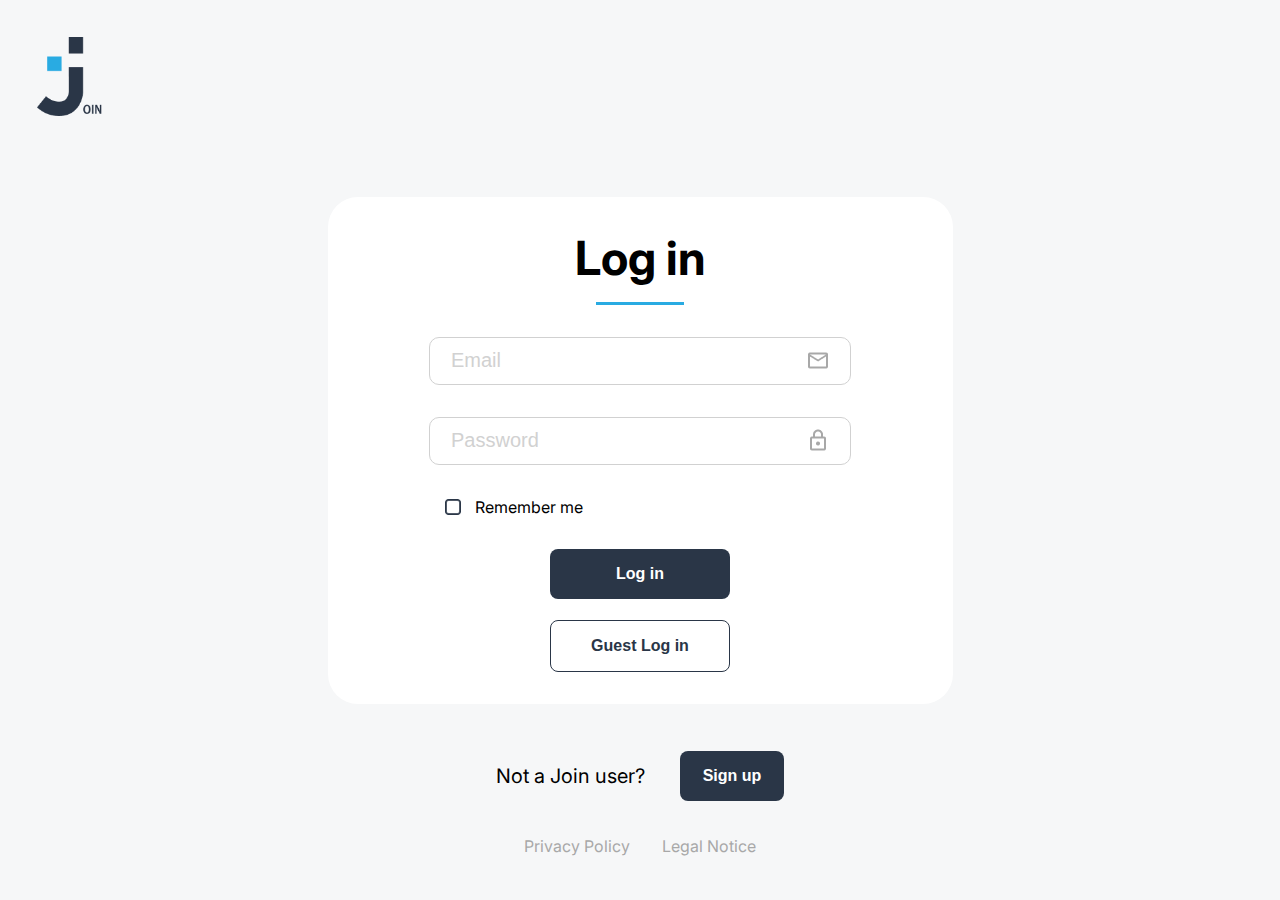
<file: summary.html>
<!DOCTYPE html>
<html lang="en">
    <head>
        <meta charset="UTF-8">
        <meta name="viewport" content="width=device-width, initial-scale=1.0">
        <title>Summary</title>
        <link rel="preconnect" href="https://fonts.googleapis.com">
        <link rel="preconnect" href="https://fonts.gstatic.com" crossorigin>
        <link href="https://fonts.googleapis.com/css2?family=Inter:wght@100..900&display=swap" rel="stylesheet">
        <link rel="stylesheet" href="style.css">
        <link rel="stylesheet" href="./assets/css/summary.css">
        <link rel="shortcut icon" href="./assets/img/favicon.png" type="image/x-icon">

        <script src="./assets/js/header-menu.js"></script>
        <script src="./assets/js/storage.js"></script>
        <script src="./assets/js/register.js"></script>
        <script src="script.js"></script>

        <script src="./assets/js/summary.js"></script>
    
    </head>
<body onload="initSummary()">
    <div w3-include-html="./assets/templates/header.html"></div>
    <div id="summary-content">
        
        
    </div>
    <div id ="navigation" w3-include-html="./assets/templates/navigation.html"></div>
    
</body>
</html>
</file>
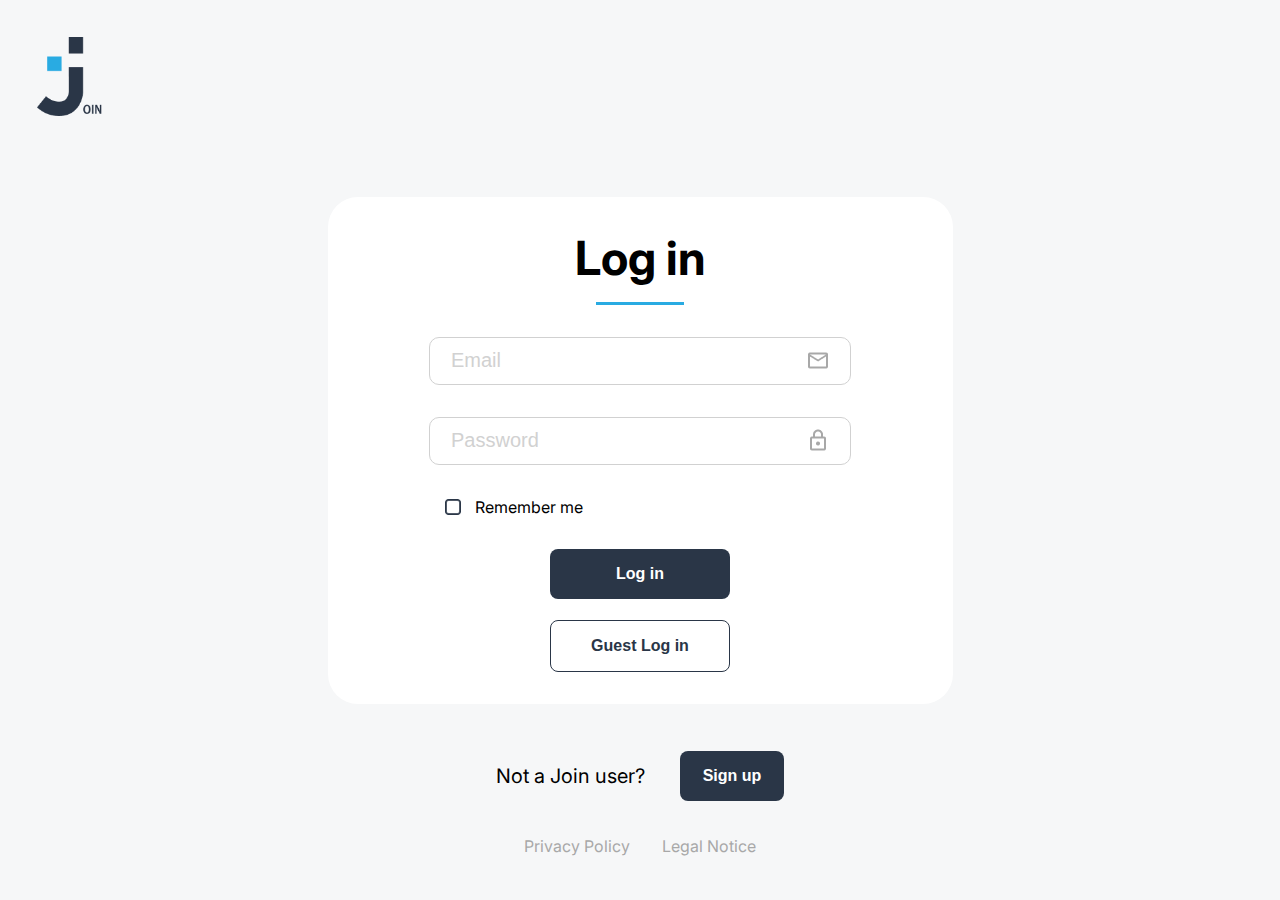
<file: welcome.html>
<!DOCTYPE html>
<html lang="en">
    <head>
        <meta charset="UTF-8">
        <meta name="viewport" content="width=device-width, initial-scale=1.0">
        <title>Summary</title>
        <link rel="preconnect" href="https://fonts.googleapis.com">
        <link rel="preconnect" href="https://fonts.gstatic.com" crossorigin>
        <link href="https://fonts.googleapis.com/css2?family=Inter:wght@100..900&display=swap" rel="stylesheet">
        <link rel="stylesheet" href="style.css">
        <link rel="stylesheet" href="./assets/css/summary.css">
        <link rel="shortcut icon" href="./assets/img/favicon.png" type="image/x-icon">
        <script src="./assets/js/header-menu.js"></script>
        <script src="./assets/js/storage.js"></script>
        <script src="script.js"></script>
        
        <script src="./assets/js/register.js"></script>
        <script src="./assets/js/summary.js"></script>

    
    </head>
<body onload="initWelcome()">
    <div w3-include-html="./assets/templates/header.html"></div>
    <div id="summary-content">
                
    </div>
    <div w3-include-html="./assets/templates/navigation.html"></div>

</body>
</html>
</file>
<file: style.css>
/* font-family: "Inter", sans-serif; */

:root {
  --color-primary: #2a3647;
  --color-white: white;
  --color-black: black;
  --color-userstory: #0038ff;
  --color-technical: #1fd7c1;
  --color-input-placeholder: #D1D1D1;
  --color-hover: #29ABE2;
  --color-second-hover: #2A3E59;
  --color-body-background: #f6f7f8
}

* {
  margin: 0;
  box-sizing: border-box;
}

body {
  font-family: 'Inter', sans-serif;
  background-color: var(--color-body-background);
}

h1 {
  font-size: 47px;
  font-weight: 700;
}

h2 {
  font-size: 36px;
  font-weight: 700;
}

h3 {
  font-size: 27px;
  font-weight: 700;
}

h4 {
  font-size: 20px;
  font-weight: 400;
}

h5 {
  font-size: 14px;
  font-weight: 400;
}

.button {
  border-radius: 8px;
  padding: 16px 0;
  font-weight: 700;
  font-size: 16px;
  border: none;
  cursor: pointer;
}

.divider-line {
  border-bottom: 3px solid var(--color-hover);
  width: 88px;
  margin: 16px 0 32px 0;
}

.d-none {
  display: none !important;
}

header {
  position: fixed;
  top: 0;
  left: 0;
  right: 0;
  background-color: white;
  display: flex;
  justify-content: space-between;
  align-items: center;
  padding: 20px 16px;
  filter: drop-shadow(0px 1px 2px rgba(0, 0, 0, 0.2));
  z-index: 1;
}

.header-logo {
  height: 39px;
  object-fit: cover;
}

.user-circle {
  border-radius: 999px;
  border: 2px solid var(--color-black);
  width: 40px;
  height: 40px;
  display: flex;
  justify-content: center;
  align-items: center;
  color: var(--color-hover);
  font-size: 14px;
  font-weight: 700;
  cursor: pointer;
}

.navigation {
  background-color: var(--color-primary);
  height: 80px;
  position: fixed;
  bottom: 0;
  left: 0;
  right: 0;
  display: flex;
  justify-content: space-around;
}

.navbox {
  color: var(--color-white);
  display: flex;
  flex-direction: column;
  justify-content: center;
  align-items: center;
  border-radius: 16px;
  gap: 4px;
  width: 80px;
  text-decoration: none;
}

.navbox-bg-color {
  background-color: #091931;
}

.hidden-box {
  width: 200px;
  height: 168px;
  position: absolute;
  right: 0;
  top: 60px;
  overflow: hidden;
  display: flex;
  justify-content: end;
}

.user-menu {
  width: 150px;
  display: flex;
  flex-direction: column;
  justify-content: center;
  background-color: var(--color-primary);
  padding: 10px;
  border-radius: 20px;
  border-top-right-radius: 0;
  margin-right: 10px;
  transform: translateX(162px);
  transition: 250ms;
}

.show-menu {
  transform: translateX(0);
}

.user-menu a {
  color: #CDCDCD;
  text-decoration: none;
  padding: 13px 12px;
  font-weight: 400;
}

.privay-policy {
  display: flex;
  justify-content: center;
  flex-direction: column;
  margin: 128px 0;
  padding: 0 16px;
}

.privacy-h2 {
  margin: 32px 0 10px 0;
}

.privacy-h3 {
  margin: 32px 0 10px 0;
}

.privacy-h4 {
  margin: 16px 0 10px 0;
}

.privacy-header {
  display: flex;
  justify-content: space-between;
}

.privacy-arrow {
  object-fit: cover;
  cursor: pointer;
  height: 40px;
}

.img-cnt, .desktop-user-notices-box, .h4-header {
  display: none;
}

.explain-box {
  margin-top: 16px;
  display: flex;
  gap: 56px;
  align-items: flex-start;
}

.color-blue {
  color: var(--color-hover);
}

/***** Media Querys ****/

@media (min-width: 1440px) {
  .navigation {
    background-color: var(--color-primary);
    height: 100vh;
    width: 232px;
    position: fixed;
    left: 0;
    display: flex;
    justify-content: flex-start;
    flex-direction: column;
    gap: 15px;
  }

  .navbox {
    color: var(--color-white);
    display: flex;
    flex-direction: row;
    justify-content: flex-start;
    align-items: center;
    gap: 8px;
    border-radius: 0;
    width: 100%;
    height: 46px;
    text-decoration: none;
    padding-left: 56px;
  }

  .navbox:hover {
    background-color: var(--color-second-hover);
  }

  .img-cnt {
    height: 121px;
    display: flex;
    justify-content: center;
    margin: 64px 0 114px 0;
  }

  .logo-desktop {
    height: 100%;
    object-fit: cover;
  }

  .desktop-user-notices-box {
    display: flex;
    flex-direction: column;
    position: absolute;
    gap: 20px;
    bottom: 64px;
    padding-left: 56px;
  }

  .notices-link {
    color: #a8a8a8;
    text-decoration: none;
    font-weight: 400;
  }

  .notices-link:hover {
    color: var(--color-hover);
    text-decoration: none;
    font-weight: 700;
  }

  header {
    padding: 20px 40px;
    z-index: 0;
  }

  .header-logo {
    display: none;
  }

  .h4-header {
    display: block;
    margin-left: 308px;
  }

  .user-circle {
    width: 56px;
    height: 56px;
    font-size: 20px;
    border: 3px solid var(--color-black);
    cursor: pointer;
  }

  .user-circle:hover {
    background-color: var(--color-body-background);
  }

  .help-button {
    display: block !important;
    position: absolute;
    right: 118px;
    height: 20px;
  }

  .help-button:hover {
    transform: scale(1.2);
  }

  .hidden-box {
    top: 96px;
  }

  .privay-policy {
    padding-left: 328px;
    max-width: 1328px;
  }

  .user-menu a:hover {
    background-color: var(--color-second-hover);
  }

}
</file>
<file: assets/css/loginregister.css>
.btn-login {
  background-color: var(--color-primary);
  color: var(--color-white);
  width: 180px;
}

.btn-gust-login {
  background-color: var(--color-white);
  color: var(--color-primary);
  width: 180px;
  border: 1px solid var(--color-primary);
}

.btn-signup {
  width: 104px;
}

.button-box {
  display: flex;
  flex-direction: column;
  align-items: center;
  justify-content: center;
  gap: 21px;
  margin-top: 32px;
}

.login-logo {
  object-fit: cover;
  position: absolute;
  top: 37px;
  left: 37px; 
  height: 79px;
  animation: logo-scale-mobile 1.0s ease-in-out;
  z-index: 22;
}

@keyframes logo-scale-mobile {
  0% {top: calc(50vh - 61px); left: calc(50vw - 50px); height: 121px;}
  100% {height: 79px;}
}

#content {
  display: flex;
  flex-direction: column;
  align-items: center;
  justify-content: center;
  height: 100vh;
}

#login-container {
  background-color: var(--color-white);
  width: calc(100% - 32px);
  padding: 32px 16px;
  display: flex;
  flex-direction: column;
  align-items: center;
  border-radius: 30px;
  position: relative;
}

#sign-up-box {
  position: absolute;
  bottom: 99px;
  display: flex;
  align-items: center;
  gap: 35px;
}

.hidden-width {
  width: 364px;
}

.login-input {
  width: 100%;
  height: 48px;
  border-radius: 10px;
  color: var(--color-black);
  padding: 12px 21px;
  border: 1px solid var(--color-input-placeholder);
  font-size: 20px;
  cursor: pointer;
  outline: none
}

.login-input:focus {
  border-color: var(--color-hover);
}

.pw-dont-match-border {
  border: 1px solid red;
}

.input-container {
  width: 100%;
  position: relative;
  display: flex;
  align-items: center;
  margin-bottom: 32px;
  cursor: pointer;
}

.input-container img {
  position: absolute;
  right: 21px;
}

::placeholder {
  color: var(--color-input-placeholder);
}

#checkbox-container {
  margin-left: 16px;
  font-weight: 400;
}

#checkbox-container input {
  margin-right: -15px;
  opacity: 0;
}

.checkbox-label {
  display: flex;
  gap: 8px;
  align-items: center;
}

#checkbox-img {
  height: 16px;
  object-fit: cover;
  cursor: pointer;
}

.j-center {
  justify-content: center;
}

.user-notices-box {
  position: absolute;
  bottom: 22px;
  margin: 42px 0 22px 0;
  display: flex;
  gap: 32px;
}

.notices-link {
  color: #a8a8a8;
  text-decoration: none;
  font-weight: 400;
}
 
.align-center {
  align-self: initial !important;
  justify-content: center;
}

.arrow-left-line {
  position: absolute;
  left: 40px;
  top: 40px;
  cursor: pointer;
}

.form-width {
  width: 100%;
}

.registration-succes-box {
  width: 326px;
  padding: 25px 0;
  text-align: center;
  border-radius: 20px;
  background-color: var(--color-primary);
  color: var(--color-white);
  position: absolute;
  bottom: 184px;
  transform: translateY(262px);
  transition: 250ms;
}

.show-reg-box {
  transform: translateY(0);
}

.animation-box {
  position: absolute;
  bottom: 20px;
  height: 300px;
  width: calc(100% - 32px);
  display: flex;
  justify-content: center;
  overflow: hidden;
}

#password-dont-match {
  position: absolute;
  bottom: -20px;
  color: #FF8190;
  font-size: 14px;
}

.start-animation {
  position: absolute;
  width: 100%;
  height: 100vh;
  background-color: var(--color-primary);
  z-index: -1;
  opacity: 0;
  animation: onload 1.0s ease-in-out;
}

.btn-login:hover {
  background-color: var(--color-hover);
  filter: drop-shadow(0px 4px 4px rgba(0, 0, 0, 0.25));
}

.btn-gust-login:hover {
  filter: drop-shadow(0px 4px 4px rgba(0, 0, 0, 0.25));
  color: var(--color-hover);
  border: 1px solid var(--color-hover);
}

.notices-link:hover {
  color: var(--color-hover);
  text-decoration: none;
  font-weight: 700;
}

@keyframes onload {
  0% { opacity: 1; }
  100% { opacity: 0}
}

@media (min-width: 625px) {
  #login-container {
    width: 625px
  }

  .form-width {
    width: 422px;
  }
}

@media (min-width: 1440px) {
  .login-logo {
    height: 122px;
    object-fit: cover;
    position: absolute;
    top: 80px;
    left: 77px;
    animation: logo-scale-desktop 1.0s ease-in-out;
  }

  @keyframes logo-scale-desktop {
    0% {top: calc(50vh - 167px); left: calc(50vw - 137px); height: 334px;}
    100% {height: 121px;}
  }


  #sign-up-box {
    top: 67px;
    right: 122px;
    bottom: auto;
  }

  .form-width {
    width: 422px;
  }

  .button-box {
    flex-direction: row;
    gap: 35px;
  }

  .btn-login {
    width: 110px;
  }

  .arrow-left-line {
    left: 48px;
  }

  .arrow-left-line:hover {
    border-radius: 999px;
    background-color: #f6f7f8;
  }

  .animation-box {
    bottom: auto;
    overflow: hidden;
    background-color: rgba(0, 0, 0, 0.3);
    width: 100%;
    height: 100vh;
  }

  .show-reg-box {
    transform: translateY(-34vh);
  }

  .start-animation {
    background-color: white;
    z-index: -1;
  }
  
  @keyframes onload {
    0% { opacity: 1; z-index: 11;}
    100% { opacity: 0;}
  }
}

@media (max-height: 720px) {
  .login-logo {
    top: 16px;
    left: 16px;
    height: 60px;
  }

  @keyframes logo-scale-mobile {
    0% {top: calc(50vh - 61px); left: calc(50vw - 50px); height: 121px;}
    100% {height: 60p x;}  
  } 

  #login-container {
    padding: 16px 16px;
  }

  .input-container {
    margin-bottom: 16px;
  }

  .button-box {
    gap: 15px;
    margin-top: 16px;
  }

  #sign-up-box {
    bottom: 56px;
  }

  .user-notices-box {
    bottom: 16px;
    margin: 0;
  }
}
</file>
<file: assets/css/addtask.css>
/* font-family: "Inter", sans-serif; */

:root {
  --color-primary: #2a3647;
  --color-white: white;
  --color-black: black;
  --color-userstory: #0038ff;
  --color-technical: #1fd7c1;
  --color-input-placeholder: #D1D1D1;
  --color-hover: #29ABE2;
  --color-second-hover: #2A3E59;
}

* {
  margin: 0;
  box-sizing: border-box;
}

body {
  font-family: 'Inter', sans-serif;
  background-color: #f6f7f8;
}

input, textarea{
  font-family: 'Inter', sans-serif;
  padding-left: 5px;
}

h1 {
  font-size: 47px;
  font-weight: 700;
}

h2 {
  font-size: 36px;
  font-weight: 700;
}

h3 {
  font-size: 27px;
  font-weight: 700;
}

h4 {
  font-size: 20px;
  font-weight: 400;
}

h5 {
  font-size: 14px;
  font-weight: 400;
}


.button {
  border-radius: 8px;
  padding: 16px 0;
  font-weight: 700;
  font-size: 16px;
  border: none;
  cursor: pointer;
}


.divider-line {
  border-bottom: 3px solid #29abe2;
  width: 88px;
  margin: 16px 0 32px 0;
}

.d-none {
  display: none !important;
}

header {
  position: fixed;
  top: 0;
  left: 0;
  right: 0;
  background-color: white;
  display: flex;
  justify-content: space-between;
  align-items: center;
  padding: 20px 16px;
  filter: drop-shadow(0px 1px 2px rgba(0, 0, 0, 0.2));
  z-index: 1;
}

.header-logo {
  height: 39px;
  object-fit: cover;
}

.user-circle {
  border-radius: 999px;
  border: 2px solid black;
  width: 40px;
  height: 40px;
  display: flex;
  justify-content: center;
  align-items: center;
  color: #29ABE2;
  font-size: 14px;
  font-weight: 700;
  cursor: pointer;
}

.navigation {
  background-color: var(--color-primary);
  height: 80px;
  position: fixed;
  bottom: 0;
  left: 0;
  right: 0;
  display: flex;
  justify-content: space-around;
}

.navbox {
  color: white;
  display: flex;
  flex-direction: column;
  justify-content: center;
  align-items: center;
  border-radius: 16px;
  gap: 4px;
  width: 80px;
  text-decoration: none;
}

.navbox-bg-color {
  background-color: #091931;
}

.hidden-box {
  width: 200px;
  height: 168px;
  position: absolute;
  right: 0;
  top: 60px;
  overflow: hidden;
  display: flex;
  justify-content: end;
}

.user-menu {
  width: 150px;
  display: flex;
  flex-direction: column;
  justify-content: center;
  background-color: var(--color-primary);
  padding: 10px;
  border-radius: 20px;
  border-top-right-radius: 0;
  margin-right: 10px;
  transform: translateX(162px);
  transition: 250ms;
}

.show-menu {
  transform: translateX(0);
}

.user-menu a {
  color: #CDCDCD;
  text-decoration: none;
  padding: 13px 12px;
  font-weight: 400;
}

.privay-policy {
  display: flex;
  justify-content: center;
  flex-direction: column;
  margin: 128px 0;
  padding: 0 16px;
}

.privacy-h2 {
  margin: 32px 0 10px 0;
}

.privacy-h3 {
  margin: 32px 0 10px 0;
}

.privacy-h4 {
  margin: 16px 0 10px 0;
}

.privacy-header {
  display: flex;
  justify-content: space-between;
}

.privacy-arrow {
  object-fit: cover;
  cursor: pointer;
  height: 40px;
}

.img-cnt {
  display: none;
}

.desktop-user-notices-box {
  display: none;
}

.h4-header {
  display: none;
}

.explain-box {
  margin-top: 16px;
  display: flex;
  gap: 56px;
  align-items: flex-start;
}

.color-blue {
  color: var(--color-hover);
}

/***** styles for addtask.html ****/

.add-task-container {
  display: flex;
  flex-direction: column;
  margin-top: 50px;
  height: calc(100vh - 240px);
  overflow-y: scroll;
}

.add-task-container h1 {
  margin-top: 48px;
  margin-bottom: 40px;
  padding-left: 16px
}

.add-task-container input,
textarea,
select {
  border: var(--color-input-placeholder) solid 1px;
  border-radius: 10px;
  width: 100%;
  font-size: 16px;
}

.add-task-container input:focus,
textarea:focus,
select:focus {
  border: solid 1px #29ABE2;
  outline: none;
}

.input-button-container input:focus {
  outline: none;
  border: none;
}

.add-task-container input,
select {
  height: 40px;
}

.add-task-container label,
.prio-container span {
  display: inline-block;
  margin-bottom: 8px;
}

.required {
  color: #FF8190;
  font-size: 12px;
}

.add-task-footnote-container {
  width: 100%;
  display: flex;
  justify-content: space-between;
  align-items: center;
  position: absolute;
  bottom: 80px;
  background-color: #f6f7f8;
  padding: 10px;
}

.task-input-container {
  height: 606px;
  margin: 0 16px;
}

.task-input-container .title-container {
  height: 83px;
  margin-bottom: 8px;
}

.task-input-container .description-container {
  height: 131px;
  margin-bottom: 8px;
}

.task-input-container .description-container textarea {
  height: 88px;
  padding-left: 5px;
  padding-top: 5px;
}

.task-input-container .prio-container {
  height: 88px;
  margin-bottom: 16px;
}

.task-input-container .prio-container #prio {
  height: 88px;
  display: flex;
  gap: 8px;
}

.task-input-container .prio-container #prio button {
  height: 41px;
  flex: 1;
  border-radius: 10px;
  background-color: white;
  border: none;
  box-shadow: 0 0 4px 0 rgba(0, 0, 0, 0.1);
}

#highPrioButtonFont,
#mediumPrioButtonFont,
#lowPrioButtonFont {
  display: flex;
  justify-content: center;
  align-items: center;
  gap: 8px;
  font-weight: 400;
  font-size: 16px;
}

#highPrioButton:hover,
#mediumPrioButton:hover,
#lowPrioButton:hover {
  cursor: pointer;
}

.font-weight-clicked {
  font-weight: 700 !important;
}

.font-black{
  color: black !important;
}

.prioHigh {
  background-color: rgba(255, 61, 0, 1) !important;
}

.prioMedium {
  background-color: rgba(255, 168, 0, 1) !important;
}

.prioLow {
  background-color: rgba(122, 226, 41, 1) !important;
}

.colored-white {
  filter: brightness(0) invert(1);
}

.task-input-container .due-date-container {
  height: 83px;
  margin-bottom: 16px;
}

.task-input-container .category-container,
.task-input-container .assigned-to-container {
  min-height: 75px;
  margin-bottom: 16px;
}

.task-input-container .subtasks-container {
  height: 75px;
}

.clear-create-button-container{
  display: flex;
  gap: 10px;
}

.add-task-footnote-container button {
  background-color: var(--color-primary);
  color: var(--color-white);
  width: 183px;
  height: 56px;
  padding: 16px;
  font-size: 21px;
  display: flex;
  align-items: center;
  gap: 4px;
}

.add-task-footnote-container button img {
  height: 20px;
  width: 20px;
}

sup {
  color: #FF8190;
}

.blue-border {
  border: 1px solid #29ABE2 !important;
}

.red-border {
  border: 1px solid #FF8190 !important;
}

#category {
  background-color: white;
}

#assigned-to-btn,
#category-btn {
  width: 100%;
  height: 40px;
  display: flex;
  justify-content: space-between;
  align-items: center;
  background-color: white;
  border: 1px solid var(--color-input-placeholder);
  border-radius: 10px;
}

#assigned-to-btn #buttontext,
#category-btn div {
  font-size: 16px;
  display: flex;
  align-items: center;
  color: #a8a8a8;
}

#category-dropdown-menu {
  display: flex;
  flex-direction: column;
  background-color: white;
  border-radius: 10px;
  font-size: 16px;
  font-weight: 400;
  padding: 10px;
  margin-bottom: 24px;
}

#category-dropdown-menu span {
  margin: 5px 0;
  border-radius: 10px;
  padding: 15px;
  cursor: pointer;
}

#category-dropdown-menu span:active {
  background-color: var(--color-primary);
  color: white;
}

#contacts-to-assign-container {
  background-color: white;
  border-radius: 10px;
  font-size: 16px;
  font-weight: 400;
  padding: 10px;
  max-height: 250px;
  overflow-y: scroll;

}

#contacts-to-assign-list {
  list-style-type: none;
  padding-left: 0;

}

#contacts-to-assign-list li {
  display: flex;
  align-items: center;
  justify-content: space-between;
  height: 56px;
  margin-bottom: 24px;
}

.nameFrame {
  display: flex;
  align-items: center;
  justify-content: space-between;
  height: 42px;
  margin-left: 16px;
}

.listItem img {
  margin-right: 28px;
}

.checked {
  background-color: var(--color-primary);
  color: white;
  border-radius: 10px;
}

#buttontext {
  display: flex;
  gap: 10px;
}

.contact-circle {
  background-color: darkblue;
  height: 42px;
  margin: 8px;
  width: 42px;
  border-radius: 100%;
  font-weight: bold;
  color: #FFFFFF;
  display: flex;
  align-items: center;
  justify-content: center;
  border: 2px solid white;
  font-size: 12px;
}

#contact-circles-container,
.subtask-button-container {
  display: flex;
  flex-wrap: wrap;
}

.input-button-container {
  display: flex;
  align-items: center;
  justify-content: space-between;
  border: 1px solid var(--color-input-placeholder);
  border-radius: 10px;
  height: 48px;
  background-color: white;
}

.input-button-container span {
  display: list-item;
  margin-left: 40px;
}

#subtasks-list .input-button-container {
  border: none;
  background-color: transparent;
  width: 100%;
}

#subtasks-list-container {
  max-height: 175px;
  overflow-y: scroll;
}


.subtasks-container input {
  flex: 1;
  border: none;
}

.input-button-container button {
  background-color: transparent;
  border: none;
  cursor: pointer;
  padding-right: 16px;
}

.subtask-button-container img {
  height: 24px;
  width: 24px;
}

#subtaskChangeInput {
  border-radius: 0;
  border-bottom: #29ABE2 solid 1px;
}

.assigned-contacts-button {
  background-color: var(--color-primary);
  color: white;
  min-width: 100px;
  border-radius: 10px;
  padding: 4px;
  font-size: 12px;
  border: 1px black solid;
}

.assigned-contacts-button button {
  background-color: transparent;
  border: none;
}

.separator {
  height: 24px;
  border: solid 1px #D1D1D1;
}

#task-created-container{
  position: fixed;
  display: flex;
  align-items: center;
  justify-content: center;
  height: 300px; 
  width: 600px; 
  z-index: 10;
  background-color: rgba(255, 255, 255, 0.747);
  left: 50%;
  top: 50%;
  transform: translate(-50%, -50%);
  border-radius: 20px;
  border: 1px solid black;
  box-shadow: 0 0 10px 3px rgba(0, 0, 0, 0.308);
}
#task-created-container span{
  font-weight: 900;
  font-size: 32px;
  color: var(--color-primary);
}

.overlay-task-edit {
  display: flex;
  position: fixed;
  top: 0;
  left: 0;
  z-index: 1000;
  width: 100%;
  height: 100%;
  background-color: rgba(0, 0, 0, 0.5);
  justify-content: center;
  align-items: center;
}
#edit-task-container {
  display: flex;
  flex-direction: column;
  gap: 16px;
  width: 396px;
  padding: 32px 24px;
  border-radius: 30px;
  background-color: var(--color-white);
  animation: slideInFromRight 0.2s ease-out;
}


.edit-footnote-button {
  position: relative;
  scale: 0.55;
  bottom:auto;
  background-color: white;
}

.no-margin-and-height{
  margin-top: 0;
  height: auto;
}

.margin-bottom-no-height{
  margin-bottom: 20px;
  height: auto !important;
}

@media (min-width: 1440px) {
  .task-input-container .assigned-to-container {
    height: 100px;
    margin-bottom: 230px;
  }
  .task-input-container{
    margin-bottom: 70px !important;
  }

  .title-container, .description-container, .prio-container, .due-date-container, .category-container, .assigned-to-container, .subtasks-container {
    width: 45%;
  }
  

  .add-task-container input,
  select,
  #assigned-to-btn,
  #category-btn {
    height: 48px;
  }


  .subtasks-container input {
    height: 46px
  }

  .add-task-container input,
  textarea,
  select,
  #highPrioButtonFont,
  #mediumPrioButtonFont,
  #lowPrioButtonFont,
  #category-dropdown-menu,
  #assigned-to-btn #buttontext,
  #category-btn div,
  #contacts-to-assign-container,
  .input-button-container {
    font-size: 20px;
  }

  .add-task-container {
    display: flex;
    flex-direction: column;
    margin-top: 206px;
    margin-left: 328px;
    width: calc(100% - 328px);
  }

  .add-task-footnote-container {
    width: calc(100% - 328px - 136px);
    bottom: 0px;
  }

  .add-task-container h1 {
    margin-top: 0;
    margin-bottom: 48px;
    padding-left: 0;
    font-size: 61px;
  }

  .task-input-container {
    display: flex;
    flex-direction: column;
    flex-wrap: wrap;
    margin: 0;
    max-width: 1400px;
  }

  .title-container,
  .description-container,
  .assigned-to-container {

    padding-right: 48.5px;
  }

  .due-date-container,
  .prio-container,
  .category-container,
  .subtasks-container {

    margin-left: 48.5px;
    margin-right: 135.75px;
  }

  .listItem:hover {
    background-color: var(--color-primary);
    color: white;
    border-radius: 10px;
    cursor: pointer;
  }

  .assigned-contacts-button,
  img {
    cursor: pointer;
  }

  .title-container {
    order: 1;
    border-right: 1px solid #D1D1D1;
    height: 112px !important;
    margin-bottom: 0 !important;
  }

  .description-container {
    order: 2;
    border-right: 1px solid #D1D1D1;
    height: 128px !important;
    margin-bottom: 0 !important;
  }

  .assigned-to-container {
    order: 3;
    height: 128px !important;
    border-right: 1px solid #D1D1D1;
  }

  .due-date-container {
    order: 4;
  }

  .prio-container {
    order: 5;
  }

  .category-container {
    order: 6;
  }

  .subtasks-container {
    order: 7;
  }
}

::-webkit-scrollbar {
  width: 13px;
  height: 13px;
}
::-webkit-scrollbar-button {
  width: 28px;
  height: 28px;
}
::-webkit-scrollbar-thumb {
  background: #e1e1e1;
  border: 70px solid #A8A8A8;
  border-radius: 76px;
}

::-webkit-scrollbar-thumb:active {
  background: #000000;
}
::-webkit-scrollbar-track {
  background: #ffffff;
  border: 0px solid #ffffff;
  border-radius: 50px;
}



/***** end styles for addtask.html ****/

/***** Media Querys ****/

@media (min-width: 1440px) {
  .navigation {
    background-color: var(--color-primary);
    height: 100vh;
    width: 232px;
    position: fixed;
    left: 0;
    display: flex;
    justify-content: flex-start;
    flex-direction: column;
    gap: 15px;
  }

  .navbox {
    color: white;
    display: flex;
    flex-direction: row;
    justify-content: flex-start;
    align-items: center;
    gap: 8px;
    border-radius: 0;
    width: 100%;
    height: 46px;
    text-decoration: none;
    padding-left: 56px;
  }

  .navbox:hover {
    background-color: var(--color-second-hover);
  }

  .img-cnt {
    height: 121px;
    display: flex;
    justify-content: center;
    margin: 64px 0 114px 0;
  }

  .logo-desktop {
    height: 100%;
    object-fit: cover;
  }

  .desktop-user-notices-box {
    display: flex;
    flex-direction: column;
    position: absolute;
    gap: 20px;
    bottom: 64px;
    padding-left: 56px;
  }

  .notices-link {
    color: #a8a8a8;
    text-decoration: none;
    font-weight: 400;
  }

  .notices-link:hover {
    color: var(--color-hover);
    text-decoration: none;
    font-weight: 700;
  }

  header {
    padding: 20px 40px;
    z-index: 0;
  }

  .header-logo {
    display: none;
  }

  .h4-header {
    display: block;
    margin-left: 308px;
  }

  .user-circle {
    width: 56px;
    height: 56px;
    font-size: 20px;
    border: 3px solid black;
    cursor: pointer;
  }

  .user-circle:hover {
    background-color: #f6f7f8;
  }

  .help-button {
    display: block !important;
    position: absolute;
    right: 118px;
    height: 20px;
  }

  .help-button:hover {
    transform: scale(1.2);
  }

  .hidden-box {
    top: 96px;
  }

  .privay-policy {
    padding-left: 328px;
    max-width: 1328px;
  }

}

@media (max-width: 460px) {
  .add-task-footnote-container .clear-create-button-container{
    transform: scale(0.7);
  }
  .add-task-footnote-container{
    display: block;
  }

  .add-task-footnote-container button{
    font-size: 18px;
    padding: 10px;
  }
  }
</file>
<file: assets/css/board.css>
/* clears the 'X' from Internet Explorer */
input[type="search"]::-ms-clear {
    display: none;
    width: 0;
    height: 0;
}
input[type="search"]::-ms-reveal {
    display: none;
    width: 0;
    height: 0;
}

/* clears the 'X' from Chrome */
input[type="search"]::-webkit-search-decoration,
input[type="search"]::-webkit-search-cancel-button,
input[type="search"]::-webkit-search-results-button,
input[type="search"]::-webkit-search-results-decoration {
    display: none;
}

body {
    max-width: 100vw;
    max-height: 100vh;
}

.overlay-task {
    position: fixed;
    top: 0;
    left: 0;
    z-index: 1000;
    width: 100vw;
    height: 100vh;
    background-color: rgba(0, 0, 0, 0.5);
    display: none;
    justify-content: center;
    align-items: center;
}

.task-card.hidden {
    display: none;
}

.placeholder-card {
    display: flex;
    flex-shrink: 0;
    border: 1px dashed #888;
    background-color: #f0f0f0;
    height: 240px;
    margin-top: 16px;
    margin-bottom: 10px;
    border-radius: 24px;
    display: inline-flex;
    width: 252px;
}

.board {
    display: flex;
    flex-direction: column;
    align-items: space-between;
    padding: 48px 16px;
    margin: 80px 0;
    background-color: #f6f7f8;
}

button {
    cursor: pointer;
}

.board-header {
    display: flex;
    justify-content: space-between;
    align-items: center;
}

.searchbar {
    position: relative;
    display: flex;
    align-items: center;
}

input {
    font-size: 20px;
    width: 100%;
    height: 48px;
    margin-bottom: 2px;
    padding: 8px 16px;
    border: 1px solid #a8a8a8;
    border-radius: 10px;
}

input:focus {
    outline: none;
    border-color: var(--color-hover);
}

.search-icon {
    position: absolute;
    right: 0;
    padding: 0 23.11px;
    border: none;
    border-left: 1px solid #d1d1d1;
    background-color: transparent;
}

.board-titel {
    height: 32px;
    display: flex;
    justify-content: space-between;
    align-items: center;
    margin: 24px 0 0 0;
}

.board-titel-head {
    margin: 0 0 40px 0;
}

.add-task-btn {
    padding: 0;
    border: none;
    border-radius: 10px;
}

.btn-head {
    width: 40px;
    height: 40px;
    background-color: var(--color-primary);
}

.btn-head:hover {
    background-color: var(--color-hover);
}

.task-cards-container {
    display: flex;
    flex-wrap: nowrap;
    overflow-x: auto;
    overflow-y: auto;
    -webkit-overflow-scrolling: touch;
    white-space: nowrap;
}

.card-contacts-more {
    background-color: var(--color-hover);
    color: #fff;
    border-radius: 50%;
    width: 24px;
    height: 24px;
    display: flex;
    align-items: center;
    justify-content: center;
    font-size: 12px;
    margin-left: 4px;
}

.no-tasks {
    color: #a8a8a8;
    display: flex;
    flex-shrink: 0;
    justify-content: center;
    align-items: center;
    width: 392px;
    height: 48px;
    margin: 16px 0;
    background-color: #e7e7e7;
    border: 1px dashed #a8a8a8;
    border-radius: 10px;
}

.plus-button:hover {
    content: url(../img/plus-button-hover.png);
}

.drag-icon {
    width: 20px;
    height: 20px;
}

.task-card {
    cursor: grab;
    display: flex;
    flex-shrink: 0;
    flex-direction: column;
    margin: 16px 16px 16px 0;
    width: 252px;
    padding: 16px;
    background-color: var(--color-white);
    border-radius: 24px;
    box-shadow: 0 0 10px 3px rgba(0, 0, 0, 8%);
    white-space: wrap;

    & .card-category-wrapper {
        display: flex;
        justify-content: space-between;
        align-items: center;
    }

    & .card-category {
        color: var(--color-white);
        display: inline-block;
        padding: 4px 16px;
        background-color: var(--color-userstory);
        border-radius: 8px;
        width: fit-content;
    }

    & .card-titel {
        font-weight: 700;
        margin: 24px 0 8px 0;
    }

    & .card-description {
        color: #a8a8a8;
    }

    & .card-progress {
        display: flex;
        align-items: center;
        gap: 11px;
        margin-top: 24px;
    }

    & .card-progressbar-container {
        width: 100%;
        height: 8px;
        background-color: #e0e0e0;
        border-radius: 16px;
        overflow: hidden;
    }

    & .card-progressbar {
        width: 50%;
        height: 100%;
        background-color: #4589ff;
        border-radius: 16px;
    }

    & .card-subtasks {
        font-size: 12px;
        flex-shrink: 0;
    }

    & .card-footer {
        margin-top: 24px;
        display: flex;
        justify-content: space-between;
    }

    & .card-assigned {
        display: flex;
    }

    & .card-contacts {
        font-size: 12px;
        color: var(--color-white);
        position: relative;
        display: flex;
        justify-content: center;
        align-items: center;
        width: 32px;
        height: 32px;
        margin-right: -8px;
        border: 1px solid var(--color-white);
        border-radius: 50%;
    }

    & .card-priority {
        display: flex;
        justify-content: center;
        align-items: center;
        width: 32px;
        height: 32px;
    }
}

@keyframes slideInFromRight {
    0% {
        transform: translateX(100%);
    }
    100% {
        transform: translateX(0);
    }
}

.task-card-open {
    display: flex;
    flex-direction: column;
    gap: 16px;
    width: 396px;
    margin: 0 8px;
    padding: 32px 24px;
    border-radius: 30px;
    background-color: var(--color-white);
    animation: slideInFromRight 0.2s ease-out;
    overflow-y: auto;
    max-height: 90%;

    & .txt-gray {
        color: #42526e;
        margin-bottom: 8px;
    }

    & .card-category-wrapper {
        display: flex;
        justify-content: space-between;
    }

    & .card-category {
        color: var(--color-white);
        display: flex;
        align-items: center;
        padding: 4px 16px;
        background-color: var(--color-userstory);
        border-radius: 8px;
    }

    & .card-titel {
        font-size: 36px;
        font-weight: 700;
    }

    & .card-due-date > span {
        margin-right: 25px;
    }

    & .card-priority {
        display: flex;
        align-items: center;
        gap: 8px;
        & span {
            margin-right: 35px;
        }
    }

    & .card-contacts-wrapper {
        display: flex;
        align-items: center;
        margin: 10px 0 10px 16px;
        gap: 12px;

        & .card-contacts {
            font-size: 12px;
            color: var(--color-white);
            display: flex;
            justify-content: center;
            align-items: center;
            width: 38px;
            height: 38px;
            border: 1px solid var(--color-white);
            border-radius: 50%;
        }
    }

    .card-close {
        display: flex;
        justify-content: center;
        align-items: center;
        border-radius: 50%;
        cursor: pointer;
        width: 32px;
        height: 32px;
    }

    .card-close:hover {
        background-color: #d1d1d1;
        border-radius: 50%;
    }

    & .card-edit {
        display: flex;
        align-items: center;
        justify-content: flex-end;
        text-align: center;
        gap: 8px;

        & div {
            cursor: pointer;
            display: flex;
            align-items: center;
            gap: 8px;
        }

        & .card-line {
            height: 24px;
            border-left: solid #d1d1d1 1px;
        }
    }

    & .card-edit div:hover {
        color: var(--color-hover);
    }
}

@keyframes slideOutToRight {
    0% {
        transform: translateX(0);
    }
    100% {
        transform: translateX(100%);
    }
}

.add-task-btn-desktop {
    display: none;
}

@media screen and (min-width: 1440px) {
    .board {
        width: 1440px;
        padding: 75.5px 64px 0 296px;
    }

    .header-wrapper {
        display: flex;
        flex-direction: row;
        gap: 32px;
        align-items: center;
    }

    .board-titel {
        display: flex;
        align-items: center;
        height: 72px;
        margin: 24px 0 16px 0;
    }

    .board-titel-head {
        flex-grow: 1;
        & .add-task-btn {
            display: none;
        }
    }

    .columns-wrapper {
        display: flex;
        flex-direction: row;
        flex-wrap: wrap;
        justify-content: space-between;
    }

    .task-cards-container {
        display: flex;
        flex-direction: column;
        height: 100%;
        overflow-x: unset;
        -webkit-overflow-scrolling: unset;
        overflow-y: unset;
        white-space: nowrap;
    }

    .task-card {
        margin: 0 16px 16px 0;
    }

    .no-tasks {
        width: 252px;
        margin-top: 0;
    }

    .column {
        width: 252px;
    }

    h3 {
        font-size: 20px;
        font-size: 20px;
        color: #42526e;
    }

    .btn-head {
        width: 160px;
        height: 48px;
        background-color: var(--color-primary);
    }

    .add-task-btn-desktop {
        display: flex;
        align-items: center;
        justify-content: space-between;
        width: 160px;
        font-size: 21px;
        font-weight: 700;
        padding: 12px 16px !important;
        color: var(--color-white);
        padding: 0;
        border: none;
        border-radius: 10px;

        & img {
            width: 18.67px;
            height: 18.67px;
        }
    }

    .task-card-open {
        word-wrap: break-word;
        width: 500px;
        font-size: 20px;
        & .card-titel {
            font-size: 61px;
        }
        & .card-priority {
            gap: 10px;
            & span {
                margin-right: 40px;
            }
        }
    }

    .drag-icon {
        display: none;
    }
}

#checkbox-container {
    display: flex;
    height: 32px;
    align-items: center;
    margin-left: 16px;
}

#checkbox-container input {
    opacity: 0;
}

.checkbox-label {
    height: 16px;
    cursor: pointer;
    display: flex;
    align-items: center;
}

#checkbox-img {
    margin-left: -16px;
    height: 16px;
    object-fit: cover;
}
</file>
<file: assets/css/addtaskCard.css>
/* font-family: "Inter", sans-serif; */

:root {
  --color-primary: #2a3647;
  --color-white: white;
  --color-black: black;
  --color-userstory: #0038ff;
  --color-technical: #1fd7c1;
  --color-input-placeholder: #D1D1D1;
  --color-hover: #29ABE2;
  --color-second-hover: #2A3E59;
}

* {
  margin: 0;
  box-sizing: border-box;
}

body {
  font-family: 'Inter', sans-serif;
  background-color: #f6f7f8;
}

input,
textarea {
  font-family: 'Inter', sans-serif;
  padding-left: 5px;
}

h1 {
  font-size: 47px;
  font-weight: 700;
}

h2 {
  font-size: 36px;
  font-weight: 700;
}

h3 {
  font-size: 27px;
  font-weight: 700;
}

h4 {
  font-size: 20px;
  font-weight: 400;
}

h5 {
  font-size: 14px;
  font-weight: 400;
}


.button {
  border-radius: 8px;
  padding: 16px 0;
  font-weight: 700;
  font-size: 16px;
  border: none;
  cursor: pointer;
}


.divider-line {
  border-bottom: 3px solid #29abe2;
  width: 88px;
  margin: 16px 0 32px 0;
}

.d-none {
  display: none !important;
}

header {
  position: fixed;
  top: 0;
  left: 0;
  right: 0;
  background-color: white;
  display: flex;
  justify-content: space-between;
  align-items: center;
  padding: 20px 16px;
  filter: drop-shadow(0px 1px 2px rgba(0, 0, 0, 0.2));
  z-index: 1;
}

.header-logo {
  height: 39px;
  object-fit: cover;
}

.user-circle {
  border-radius: 999px;
  border: 2px solid black;
  width: 40px;
  height: 40px;
  display: flex;
  justify-content: center;
  align-items: center;
  color: #29ABE2;
  font-size: 14px;
  font-weight: 700;
  cursor: pointer;
}

.navigation {
  background-color: var(--color-primary);
  height: 80px;
  position: fixed;
  bottom: 0;
  left: 0;
  right: 0;
  display: flex;
  justify-content: space-around;
}

.navbox {
  color: white;
  display: flex;
  flex-direction: column;
  justify-content: center;
  align-items: center;
  border-radius: 16px;
  gap: 4px;
  width: 80px;
  text-decoration: none;
}

.navbox-bg-color {
  background-color: #091931;
}

.hidden-box {
  width: 200px;
  height: 168px;
  position: absolute;
  right: 0;
  top: 60px;
  overflow: hidden;
  display: flex;
  justify-content: end;
}

.user-menu {
  width: 150px;
  display: flex;
  flex-direction: column;
  justify-content: center;
  background-color: var(--color-primary);
  padding: 10px;
  border-radius: 20px;
  border-top-right-radius: 0;
  margin-right: 10px;
  transform: translateX(162px);
  transition: 250ms;
}

.show-menu {
  transform: translateX(0);
}

.user-menu a {
  color: #CDCDCD;
  text-decoration: none;
  padding: 13px 12px;
  font-weight: 400;
}

.privay-policy {
  display: flex;
  justify-content: center;
  flex-direction: column;
  margin: 128px 0;
  padding: 0 16px;
}

.privacy-h2 {
  margin: 32px 0 10px 0;
}

.privacy-h3 {
  margin: 32px 0 10px 0;
}

.privacy-h4 {
  margin: 16px 0 10px 0;
}

.privacy-header {
  display: flex;
  justify-content: space-between;
}

.privacy-arrow {
  object-fit: cover;
  cursor: pointer;
  height: 40px;
}

.img-cnt {
  display: none;
}

.desktop-user-notices-box {
  display: none;
}

.h4-header {
  display: none;
}

.explain-box {
  margin-top: 16px;
  display: flex;
  gap: 56px;
  align-items: flex-start;
}

.color-blue {
  color: var(--color-hover);
}

/***** styles for addtask.html ****/

.add-task-container {
  display: flex;
  flex-direction: column;
  margin-top: 0px;
  height: calc(100vh - 240px);
  overflow-y: scroll;
}

.add-task-container h1 {
  margin-top: 48px;
  margin-bottom: 40px;
  padding-left: 16px
}

.add-task-container input,
textarea,
select {
  border: var(--color-input-placeholder) solid 1px;
  border-radius: 10px;
  width: 100%;
  font-size: 16px;
}

.add-task-container input:focus,
textarea:focus,
select:focus {
  border: solid 1px #29ABE2;
  outline: none;
}

.input-button-container input:focus {
  outline: none;
  border: none;
}

.add-task-container input,
select {
  height: 40px;
}

.add-task-container label,
.prio-container span {
  display: inline-block;
  margin-bottom: 8px;
}

.required {
  color: #FF8190;
  font-size: 12px;
}

.add-task-footnote-container {
  width: 100%;
  display: flex;
  justify-content: space-between;
  align-items: center;
  position: absolute;
  bottom: 80px;
  background-color: #f6f7f8;
  padding: 10px;
}

.task-input-container {
  height: 606px;
  margin: 0 16px;
}

.task-input-container .title-container {
  height: 83px;
  margin-bottom: 8px;
}

.task-input-container .description-container {
  height: 131px;
  margin-bottom: 8px;
}

.task-input-container .description-container textarea {
  font-family: 'Inter', sans-serif;
  padding-left: 5px;
  padding-top: 5px;
  height: 88px;
}

.task-input-container .prio-container {
  height: 88px;
  margin-bottom: 16px;
}

.task-input-container .prio-container #prio {
  height: 88px;
  display: flex;
  gap: 8px;
}

.task-input-container .prio-container #prio button {
  height: 41px;
  flex: 1;
  border-radius: 10px;
  background-color: white;
  border: none;
  box-shadow: 0 0 4px 0 rgba(0, 0, 0, 0.1);
}

#highPrioButtonFont,
#mediumPrioButtonFont,
#lowPrioButtonFont {
  display: flex;
  justify-content: center;
  align-items: center;
  gap: 8px;
  font-weight: 400;
  font-size: 16px;
}

#highPrioButton:hover,
#mediumPrioButton:hover,
#lowPrioButton:hover {
  cursor: pointer;
}

.font-weight-clicked {
  font-weight: 700 !important;
}

.font-black {
  color: black !important;
}

.prioHigh {
  background-color: rgba(255, 61, 0, 1) !important;
}

.prioMedium {
  background-color: rgba(255, 168, 0, 1) !important;
}

.prioLow {
  background-color: rgba(122, 226, 41, 1) !important;
}

.colored-white {
  filter: brightness(0) invert(1);
}

.task-input-container .due-date-container {
  height: 83px;
  margin-bottom: 16px;
}

.task-input-container .category-container,
.task-input-container .assigned-to-container {
  min-height: 75px;
  margin-bottom: 16px;
}

.task-input-container .subtasks-container {
  height: 75px;
}

.clear-create-button-container {
  display: flex;
  gap: 10px;
}

.add-task-footnote-container button {
  background-color: var(--color-primary);
  color: var(--color-white);
  width: 183px;
  height: 56px;
  padding: 16px;
  font-size: 21px;
  display: flex;
  gap: 4px;
}

.add-task-footnote-container button img {
  height: 20px;
  width: 20px;
}

sup {
  color: #FF8190;
}

.blue-border {
  border: 1px solid #29ABE2 !important;
}

.red-border {
  border: 1px solid #FF8190 !important;
}

#category {
  background-color: white;
}

#assigned-to-btn,
#category-btn {
  width: 100%;
  height: 40px;
  display: flex;
  justify-content: space-between;
  align-items: center;
  background-color: white;
  border: 1px solid var(--color-input-placeholder);
  border-radius: 10px;
}

#assigned-to-btn #buttontext,
#category-btn div {
  font-size: 16px;
  display: flex;
  align-items: center;
  color: #a8a8a8;
}

#category-dropdown-menu {
  display: flex;
  flex-direction: column;
  background-color: white;
  border-radius: 10px;
  font-size: 16px;
  font-weight: 400;
  padding: 10px;
  margin-bottom: 24px;
}

#category-dropdown-menu span {
  margin: 5px 0;
  border-radius: 10px;
  padding: 15px;
  cursor: pointer;
}

#category-dropdown-menu span:active {
  background-color: var(--color-primary);
  color: white;
}

#contacts-to-assign-container {
  background-color: white;
  border-radius: 10px;
  font-size: 16px;
  font-weight: 400;
  padding: 10px;
  max-height: 250px;
  overflow-y: scroll;

}

#contacts-to-assign-list {
  list-style-type: none;
  padding-left: 0;

}

#contacts-to-assign-list li {
  display: flex;
  align-items: center;
  justify-content: space-between;
  height: 56px;
  margin-bottom: 24px;
}

.nameFrame {
  display: flex;
  align-items: center;
  justify-content: space-between;
  height: 42px;
  margin-left: 16px;
}

.listItem img {
  margin-right: 28px;
}

.checked {
  background-color: var(--color-primary);
  color: white;
  border-radius: 10px;
}

#buttontext {
  display: flex;
  gap: 10px;
}

.contact-circle {
  background-color: darkblue;
  height: 42px;
  margin: 8px;
  width: 42px;
  border-radius: 100%;
  font-weight: bold;
  color: #FFFFFF;
  display: flex;
  align-items: center;
  justify-content: center;
  border: 2px solid white;
  font-size: 12px;
}

#contact-circles-container,
.subtask-button-container {
  display: flex;
  flex-wrap: wrap;
}

.input-button-container {
  display: flex;
  align-items: center;
  justify-content: space-between;
  border: 1px solid var(--color-input-placeholder);
  border-radius: 10px;
  height: 48px;
  background-color: white;
}

.input-button-container span {
  display: list-item;
  margin-left: 40px;
}

#subtasks-list .input-button-container {
  border: none;
  background-color: transparent;
  width: 100%;
}

#subtasks-list-container {
  max-height: 175px;
  overflow-y: scroll;
}


.subtasks-container input {
  flex: 1;
  border: none;
}

.input-button-container button {
  background-color: transparent;
  border: none;
  cursor: pointer;
  padding-right: 16px;
}

.subtask-button-container img {
  height: 24px;
  width: 24px;
}

#subtaskChangeInput {
  border-radius: 0;
  border-bottom: #29ABE2 solid 1px;
}

.assigned-contacts-button {
  background-color: var(--color-primary);
  color: white;
  min-width: 100px;
  border-radius: 10px;
  padding: 4px;
  font-size: 12px;
  border: 1px black solid;
}

.assigned-contacts-button button {
  background-color: transparent;
  border: none;
}

.separator {
  height: 24px;
  border: solid 1px #D1D1D1;
}

.close-edit-menu-button {
  display: flex;
  background: transparent;
  position: relative;
  top: -20px;
  right: -85%;
  height: 40px;
  width: 40px;
  border-radius: 50%;
  align-items: center;
  justify-content: center;
}

.close-edit-menu-button:hover {
  background-color: var(--color-input-placeholder);
}

#task-created-container {
  position: fixed;
  display: flex;
  align-items: center;
  justify-content: center;
  height: 300px;
  width: 600px;
  z-index: 10;
  background-color: rgba(255, 255, 255, 0.747);
  left: 50%;
  top: 50%;
  transform: translate(-50%, -50%);
  border-radius: 20px;
  border: 1px solid black;
  box-shadow: 0 0 10px 3px rgba(0, 0, 0, 0.308);
}

#task-created-container span {
  font-weight: 900;
  font-size: 32px;
  color: var(--color-primary);
}

.overlay-task-edit {
  display: flex;
  position: fixed;
  top: 0;
  left: 0;
  z-index: 1000;
  width: 100%;
  height: 100%;
  background-color: rgba(0, 0, 0, 0.5);
  justify-content: center;
  align-items: center;
}

#edit-task-container {
  display: flex;
  flex-direction: column;
  gap: 16px;
  width: 396px;
  padding: 32px 24px;
  border-radius: 30px;
  background-color: var(--color-white);
  animation: slideInFromRight 0.2s ease-out;
}


.edit-footnote-button {
  position: relative;
  scale: 0.55;
  bottom: auto;
  background-color: white;
}

.no-margin-and-height {
  margin-top: 0;
  height: auto;
}

.margin-bottom-no-height {
  margin-bottom: 20px;
  height: auto !important;
}

::-webkit-scrollbar {
  width: 13px;
  height: 13px;
}

::-webkit-scrollbar-button {
  width: 28px;
  height: 28px;
}

::-webkit-scrollbar-thumb {
  background: #e1e1e1;
  border: 70px solid #A8A8A8;
  border-radius: 76px;
}

::-webkit-scrollbar-thumb:active {
  background: #000000;
}

::-webkit-scrollbar-track {
  background: #ffffff;
  border: 0px solid #ffffff;
  border-radius: 50px;
}

@media (min-width: 1440px) {
  .task-input-container .assigned-to-container {
    margin-bottom: 20px;
  }

  .task-input-container {
    margin-bottom: 70px !important;
  }

  .add-task-container {
    display: flex;
    flex-direction: column;
  }

  .listItem:hover {
    background-color: var(--color-primary);
    color: white;
    border-radius: 10px;
    cursor: pointer;
  }

  .assigned-contacts-button,
  img {
    cursor: pointer;
  }
}

@media (max-height: 780px){
  .add-task-container {
    height: calc(100vh - 240px);
   }
}
@media (max-width: 400px){
  #edit-task-container {
    width: 100vw;
    transform: scale(0.9);
   }
}
@media (max-width: 350px){
  #edit-task-container {
    width: 120vw;
    transform: scale(0.75);
   }
}



/***** end styles for addtask.html ****/

/***** Media Querys ****/

@media (min-width: 1440px) {
  .navigation {
    background-color: var(--color-primary);
    height: 100vh;
    width: 232px;
    position: fixed;
    left: 0;
    display: flex;
    justify-content: flex-start;
    flex-direction: column;
    gap: 15px;
  }

  .navbox {
    color: white;
    display: flex;
    flex-direction: row;
    justify-content: flex-start;
    align-items: center;
    gap: 8px;
    border-radius: 0;
    width: 100%;
    height: 46px;
    text-decoration: none;
    padding-left: 56px;
  }

  .navbox:hover {
    background-color: var(--color-second-hover);
  }

  .img-cnt {
    height: 121px;
    display: flex;
    justify-content: center;
    margin: 64px 0 114px 0;
  }

  .logo-desktop {
    height: 100%;
    object-fit: cover;
  }

  .desktop-user-notices-box {
    display: flex;
    flex-direction: column;
    position: absolute;
    gap: 20px;
    bottom: 64px;
    padding-left: 56px;
  }

  .notices-link {
    color: #a8a8a8;
    text-decoration: none;
    font-weight: 400;
  }

  .notices-link:hover {
    color: var(--color-hover);
    text-decoration: none;
    font-weight: 700;
  }

  header {
    padding: 20px 40px;
    z-index: 0;
  }

  .header-logo {
    display: none;
  }

  .h4-header {
    display: block;
    margin-left: 308px;
  }

  .user-circle {
    width: 56px;
    height: 56px;
    font-size: 20px;
    border: 3px solid black;
    cursor: pointer;
  }

  .user-circle:hover {
    background-color: #f6f7f8;
  }

  .help-button {
    display: block !important;
    position: absolute;
    right: 118px;
    height: 20px;
  }

  .help-button:hover {
    transform: scale(1.2);
  }

  .hidden-box {
    top: 96px;
  }

  .privay-policy {
    padding-left: 328px;
    max-width: 1328px;
  }

}
</file>
<file: assets/css/contacts.css>
body {
  max-width: 1920px;
  height: 100%;
  width: 100%;
}

#contactsList {
  flex-direction: column;
  justify-content: flex-start;
  width: 100%;
  height: 90vh;
  overflow-y: auto; /* Vertikales scrollen im container */
  margin: 20px 0;
  background-color: white !important;
  padding: 80px 0 20px 16px;
}

.underline {
  height: 1px;
  background-color: #d1d1d1;
  margin: 16px 0 16px 0;
  width: 90%;
}

.contact {
  display: flex;
  flex-direction: row;
  align-items: center;
  gap: 35px;
  padding: 15px 0 15px 20px;
  border-radius: 10px;
  height: 80px !important;
  margin-bottom: 8px !important;
  width: 99%;
}

.contact-header {
  border-radius: 100%;
  font-weight: bold;
  color: #ffffff;
  display: flex;
  align-items: center;
  justify-content: center;
  width: 100%;
  height: 100%;
  font-size: 47px;
}

.contact:hover {
  color: black;
  background-color: #eee;
}

.contact-headline-letter {
  padding-left: 12px !important;
}

.name {
  font-size: 24px !important;
  font-weight: 400 !important;
}

.email-contact {
  font-size: 16px !important;
  color: #007cee;
  margin-top: 5px;
}

.contact-background-color-clicked {
  color: white;
  background-color: #2a3647;
}

.email-contact-opened {
  color: black;
  font-weight: bold !important;
  font-size: 16px !important;
  margin: 21px 0 15px 0;
}

.height-width-42 {
  height: 42px !important;
  width: 42px !important;
  font-size: 16px !important;
}

.contact-info {
  display: flex;
  flex-direction: column;
}

.addContactImg img {
  height: 32px;
  width: 32px;
}

.editContactImg,
.addContactImg {
  display: flex;
  justify-content: center;
  align-items: center;
  position: fixed;
  bottom: 150px;
  right: 36px;
  height: 56px;
  width: 56px;
  border-radius: 100%;
  background-color: var(--color-primary);
  z-index: 1000;
}

.name-container {
  display: flex;
  align-items: center;
  gap: 20px;
  margin-bottom: 20px;
}

.contact-opened {
  height: 80px !important;
  width: 80px !important;
  border: 3px solid white;
}

.slogan-contact {
  margin-top: 8px;
  font-size: 20px;
}

.contact-underline {
  height: 3px;
  width: 90px;
  background-color: #29abe2;
  margin-top: 8px;
  margin-bottom: 48px;
}

.back-to-contacts-img {
  display: flex;
  justify-content: flex-end;
  margin-right: 16px;
  padding-top: 12px;
}

#contact {
  height: 100vh;
  overflow: hidden;
  z-index: 1000;
  padding: 128px 0 0 16px;
  width: 100%;
}

.contact-container {
  width: 100%;
}

.edit-contacts-options {
  width: 115px;
  height: 100px;
  background-color: white;
  gap: 16px;
  display: flex;
  justify-content: center;
  flex-direction: column;
  border-radius: 20px 20px 0px 20px;
  box-shadow: 0 4px 4px 0 rgba(0, 0, 0, 0.25);
  position: fixed;
  right: -115px;
  top: 710px;
  transition: right 0.5s;
  z-index: 9999;
}

.edit-contacts-options-active {
  right: 10px !important;
}

.edit-image-contact {
  margin-right: 15px;
}

.edit-contacts-options div {
  display: flex;
  gap: 8px;
  justify-content: center;
  align-items: center;
  gap: 20px;
}

.edit-img-contact {
  margin-right: 10px;
}

.addContactCard {
  height: 760px;
  width: 390px;
  box-shadow: 0px 0px 4px 0px #0000001a;
  transition: transform 0.5s ease-in-out;
  transform: translateY(100%); /* Beginnt außerhalb des Bildschirms */
}

.createContactForm {
  display: flex;
  flex-direction: column;
  gap: 15px;
}

.createContactForm input {
  width: 350px;
  height: 42px;
  border-radius: 10px;
  border: 1px solid #d1d1d1;
  padding: 16px 16px;
  line-height: 24px;
  font-size: 20px;
  color: black;
  font-weight: 400;
}

.createContactForm input::placeholder {
  font-size: 20px;
  color: #d1d1d1;
  font-weight: 400;
}

.contact-input-name {
  background-image: url("../img/person.png");
}

.contact-input-email {
  background-image: url("../img/mail.png");
}

.contact-input-phone {
  background-image: url("../img/call.png");
}

.input-background-image {
  background-position: right 10px center;
  background-repeat: no-repeat;
  padding-right: 40px;
}

.createContactForm button {
  border: none;
  background-color: transparent;
  text-decoration: none;
  font-size: 21px;
  font-weight: 700;
  color: white;
}

#createContactBtn {
  background-color: #2a3647;
  width: 202px !important;
  height: 50px;
  display: flex;
  gap: 8px;
  justify-content: center;
  align-items: center;
  border-radius: 10px;
  cursor: pointer;
  margin-left: auto;
  margin-right: auto;
  margin-top: 32px;
}

#createContactBtn img {
  width: 15px;
  height: 12px;
}

.createContactFormContainer {
  display: flex;
  justify-content: center;
  align-items: center;
  margin-top: 92px;
}

.addContactUpperCard {
  height: 350px;
  background-color: var(--color-primary);
  color: white;
  border-top-left-radius: 30px;
  border-top-right-radius: 30px;
}

#logoDesktopContact img {
  width: 55px;
  height: 66px;
  margin-bottom: 10px;
}

.vertical-center {
  display: flex;
  flex-direction: column;
  justify-content: center;
  margin: 100px 0 0 22px;
}

.closeAddContact {
  display: flex;
  justify-content: end;
  padding: 25px 25px 0 0;
}

.personImgaAddContact {
  display: flex;
  justify-content: center;
  margin: 0 auto 0 auto;
  width: 120px;
  height: 120px;
  background-color: #d1d1d1;
  align-items: center;
  border-radius: 50%;
  border: 3px solid white;
}

.personImgaAddContact img {
  height: 42px;
  width: 42px;
}

.center-add-card {
  display: flex;
  justify-content: center;
  align-items: center;
  position: fixed;
  top: 0;
  left: 0;
  width: 100%;
  height: 100%;
  visibility: hidden;
  opacity: 0;
  transition: visibility 0s, opacity 0.5s linear;
}

.center-add-card.active {
  visibility: visible;
  opacity: 1;
  z-index: 1001;
}

.addContactCard {
  transition: transform 0.5s ease-in-out;
  transform: translateY(100%);
  background-color: white;
  border-radius: 30px;
  z-index: 2000;
}

.addContactCard.active {
  transform: translateY(0);
}

.overlay-contacts {
  position: fixed;
  top: 0;
  left: 0;
  width: 100%;
  height: 100%;
  background: rgba(0, 0, 0, 0.5);
  backdrop-filter: blur(8px);
  display: none;
  z-index: 999;
}

#editContactBtn {
  background-color: #2a3647;
  width: 100px !important;
  height: 50px;
  display: flex;
  gap: 2px;
  justify-content: center;
  align-items: center;
  border-radius: 10px;
  cursor: pointer;
}

.deleteBtn {
  display: flex;
  justify-content: center;
  align-items: center;
  width: 100px;
  height: 50px;
  padding: 18px, 10px, 18px, 10px;
  border-radius: 10px;
  border: 1px solid var(--color-primary);
  gap: 10px;
  font-size: 21px;
  font-weight: 400;
}

.btn-container-edit {
  display: flex;
  justify-content: center;
  align-items: center;
  gap: 20px;
  margin-top: 32px;
}

.margin-top-32 {
  margin-top: 32px;
}

.center-add-contact-animation {
  display: flex;
  justify-content: center;
  align-items: center;
  position: fixed;
  top: 0;
  left: 0;
  width: 100%;
  height: 100%;
  visibility: hidden;
  opacity: 0;
  transition: visibility 0s linear 0.5s, opacity 0.5s linear;
}
.createContactAnimation {
  width: 326px;
  height: 74px;
  border-radius: 20px;
  background-color: #2a3647;
  color: white;
  font-size: 20px;
  font-weight: 400;
  box-shadow: 0px 0px 4px 0px #0000001a;
  transition: transform 0.5s ease-in-out;
  transform: translateY(100%);
  display: flex;
  justify-content: center;
  align-items: center;
}

.edit-delete-desktop {
  display: flex;
  align-items: center !important;
  gap: 10px;
  margin-top: 10px;
  cursor: pointer;
}

.edit-delete-desktop div {
  display: flex;
  align-items: center;
  justify-content: center;
  gap: 10px;
}

#footer,
#header {
  z-index: 10000;
}

.createContactAnimation.active {
  transform: translateY(0);
}

.center-add-contact-animation.active {
  visibility: visible;
  opacity: 1;
  z-index: 1001;
  transition: opacity 0.5s linear;
}

.d-none {
  display: none !important;
}

#addContactDesktop {
  display: flex;
  gap: 18px;
  background-color: #2a3647;
  width: 350px;
  height: 55px;
  color: white;
  font-weight: 700;
  font-size: 21px;
  justify-content: center;
  align-items: center;
  border-radius: 10px;
  cursor: pointer;
  margin: 130px 0 0 280px;
}

.desktop-add-contact-container {
  background-color: white;
  display: flex;
  flex-direction: column;
}

button {
  cursor: pointer;
  transform: scale(1.05);
  transition: transform 0.3s ease;
}

.cancel-add-contact {
  width: 126px;
  height: 50px;
  font-size: 21px;
  font-weight: 400;
  border: 1px solid #2a3647;
  border-radius: 10px;
  display: flex;
  justify-content: center;
  align-items: center;
  gap: 10px;
  margin-top: 32px;
  cursor: pointer;
}

.display-flex {
  display: flex;
  gap: 24px;
}

.height-vh {
  height: 20vh;
  min-height: 180px;
}
</file>
<file: assets/css/contactMediaQuery.css>
::-webkit-scrollbar {
  width: 12px;
  height: 90%;
}
::-webkit-scrollbar-thumb {
  background-color: #d1d1d1;
  border-radius: 10px;
}
::-webkit-scrollbar-track {
  background-color: #eee;
  border-radius: 10px;
}

.back-to-contacts-img img:hover,
.closeAddContact img:hover,
.edit-image-contact:hover,
.center-img-text:hover,
.cancel-add-contact:hover,
#createContactBtn:hover,
.close-card-desktop img:hover,
.addContactImg:hover,
.editContactImg:hover,
.edit-contacts-options div:hover {
  transform: scale(1.05);
  transition: transform 0.2s ease-in-out;
  cursor: pointer;
}

.contact:hover,
.addContactImg:hover,
.closeAddContact img,
.deleteBtn,
.back-to-contacts-img img {
  cursor: pointer;
}

@media (max-width: 429px) {
  .addContactCard {
    width: 310px !important;
    height: 630px;
  }

  #createContactbtn,
  #editContactBtn button,
  .deleteBtn {
    font-size: 18px !important;
  }

  #editContactBtn img {
    width: 18px;
  }

  .addContactCard h1 {
    font-size: 32px;
  }
  .addContactCard input {
    width: 280px;
    height: 30px;
  }

  .addContactUpperCard {
    height: 275px;
  }

  .createContactFormContainer {
    margin-top: 76px;
  }
  .vertical-center {
    margin-top: 50px;
  }
  .display-flex-margin {
    margin-top: 0px;
  }

  #contact {
    padding-top: 80px;
  }

  h1 {
    font-size: 33px;
  }

  h2 {
    font-size: 28px;
  }

  h4 {
    font-size: 22px;
  }
}

@media (max-width: 1440px) {
  #addContactDesktop,
  #editDeleteDesktop {
    display: none !important;
  }

  #logoDesktopContact,
  .cancel-add-contact,
  .close-card-desktop,
  .slogan-container-desktop,
  .height-vh {
    display: none !important;
  }

  #contactsList {
    width: 100% !important;
  }

  .center {
    display: block !important;
  }
}

@media (min-width: 1440px) {
  #createContactBtn {
    margin-left: 0;
    margin-right: 0;
  }

  .desktop-add-contact-container {
    height: 100vh;
  }

  #addContactDesktop {
    display: flex !important;
  }
  .slogan-container-desktop {
    display: flex;
    padding: 210px 0 0 50px;
    justify-content: center;
    height: 100px;
  }
  .slogan-container-desktop div {
    display: flex;
    gap: 20px;
    align-items: center;
  }

  .slogan-show-contact {
    display: flex !important;
    align-items: center;
    gap: 20px;
    padding-bottom: 40px;
  }

  .contact {
    width: 350px !important;
    height: 80px !important;
    margin-bottom: 8px !important;
  }

  .contact-line-desktop {
    height: 60px;
    width: 3px;
    background-color: #29abe2;
    display: block !important;
  }

  .contact-underline {
    display: none !important;
  }

  #sidebar {
    width: 230px;
    background-color: #2a3647;
    height: 100%;
    display: flex !important;
  }
  #footer,
  #editContactImg,
  #addContactImg {
    display: none !important;
  }

  #contactsList {
    padding: 0 0 0 10px;
    max-height: 96% !important;
    display: flex !important;
    overflow-y: auto !important;
    width: 450px;
    height: 80vh;
    margin-left: 242px;
    background-color: white;
    max-width: 450px;
  }

  .desktop-add-contact-container {
    width: 100% !important;
  }
  .contacts-container,
  #header,
  .container-desktop,
  #contactUnderline {
    display: flex !important;
  }

  #contact {
    z-index: auto;
  }

  .addContactCard {
    height: 600px;
    width: 1200px;
    display: flex;
    border-top-left-radius: 40px;
    border-bottom-left-radius: 40px;
  }

  .addContactCard input {
    width: 422px;
    margin-top: 22px;
  }
  .addContactUpperCard {
    height: 100%;
    width: 450px;
    border-bottom-left-radius: 30px;
    border-top-right-radius: 0;
  }
  .personImgaAddContact {
    margin-left: 550px;
    margin-top: -315px !important;
  }
  .createContactFormContainer {
    margin-left: 290px;
  }

  .vertical-center {
    height: 100% !important;
    margin-top: -40px;
  }

  .closeAddContact {
    display: none;
  }

  .edit-vertical {
    margin-top: 10px;
  }
  .edit-person-add {
    margin-top: -360px !important;
  }

  .close-card-desktop {
    display: flex;
    justify-content: end;
    width: 100%;
    margin-bottom: 60px;
    padding-bottom: 50px;
  }
  .close-card-desktop img {
    width: 13.5px;
    height: 13.5px;
    cursor: pointer;
  }

  .createContactFormContainer {
    display: flex;
    flex-direction: column;
    height: 100%;
    margin-top: 0;
  }

  .btn-container-edit {
    flex-direction: row-reverse;
    justify-content: start !important;
  }

  .addContactCard {
    transform: translateX(100%);
  }

  .createContactAnimation {
    transform: translateX(100%);
  }
}

@media (max-height: 900px) {
  #editContactOptions {
    top: 550px;
  }
}

@media (max-height: 750px) {
  #editContactOptions {
    top: 430px;
  }
}
</file>
<file: assets/css/summary.css>
.greetings {
    position: absolute;
    text-align: center;
    opacity: 0;
    animation: greetings-animation 1.5s ease-in-out;
    top: calc(50vh - 50px);
    width: 90%;
    display: flex;
    justify-content: center;
    flex-direction: column;
    align-items: center;
}

@keyframes greetings-animation {
    0% { opacity: 1; }
    100% { opacity: 0; }
}

#summary-overview {
    animation: overview-animation 3s ease-in-out;
}

@keyframes overview-animation {
    0% {opacity: 0;}
    100% {opacity: 1;}
}

.h1-blue {
    color: #29ABE2;
    text-align: center;
}

#summary-content {
    margin-top: 128px;
    padding: 0 16px;
}

.m-bot8 {
    margin-bottom: 8px;
}

#task-row-1, #task-row-2, #task-row-3 {
    display: flex;
    margin-bottom: 30px;
    justify-content: space-between;
    width: 100%;
}

.task-card {
    display: flex;
    justify-content: center;
    align-items: center;
    background-color: white;
    padding: 18px 19px;
    border-radius: 20px;
    text-decoration: none;
    color: black;
}

.task-card-width-50 {
    width: calc(50% - 12px);
    gap: 16.5px;
}

.task-card-width-100 {
    width: 100%;
}

.task-card-width-33 {
    width: calc(33% - 12px);
}

.task-card-left {
    display: flex;
    justify-content: center;
    align-items: center;
    gap: 16.5px;
}

.vertical-divider {
    height: 100%;
    border: 2px solid var(--color-input-placeholder);
    margin: 0 20px;
}

.task-card-right {
    display: flex;
    justify-content: center;
    flex-direction: column;
    gap: 8px;
}

.img-box {
    display: flex;
    justify-content: center;
    align-items: center;
    width: 40px;
    height: 40px;
    border-radius: 999px;
    background-color: var(--color-primary);
 }

 .img-pencil {
    height: 40px;
    width: 40px;
    background-image: url("../img/pencil-new.png");
    background-repeat: no-repeat;
    background-position: center;
}

.img-check {
    height: 40px;
    width: 40px;
    background-image: url("../img/check-mobile.png");
    background-repeat: no-repeat;
    background-position: center;
}

.img-urgent {
    background-image: url("../img/urgent.png");
    background-repeat: no-repeat;
    background-position: center;
}

.card-info {
    display: flex;
    justify-content: center;
    flex-direction: column;
    align-items: center;
    text-align: center;
}

.actual-date {
    font-size: 16px;
    font-weight: 700;
    color: var(--color-primary);
}

.align-center {
    display: flex;
    justify-content: center;
}

.hide-greetings {
    display: none;
}

.mobile-none {
    display: none;
}

/* ########### */
.task-card:hover {
    transform-origin: 0 50%;
    transform: scale(1.01);
    background-color: var(--color-primary);
    color: white;
    filter: drop-shadow(0px 4px 4px rgba(0, 0, 0, 0.25));
}

.scale-left:hover {
    transform-origin: 100% 50%;
}

.scale-center:hover {
    transform-origin: 50% 50%;
}

.task-card:hover > .img-box {
    height: 49px;
    width: 49px;
    background-color: white;
}

.task-card:hover .img-hover {
    filter: invert();
}

.task-card:hover .actual-date {
    color: white;
}

.task-card:hover .img-pencil {
    height: 49px;
    width: 49px;
    background-image: url("../img/mobile-pencil-hover.png");
}

.task-card:hover .img-check {
    height: 49px;
    width: 49px;
    background-image: url("../img/mobile-check-hover.png");
}


@media (min-width: 1440px) {
    .hide-greetings {
        display: flex;
        opacity: 1;
    }

    .greetings {
        opacity: 1;
        animation: none;
        width: 400px;
        align-items: flex-start;
        position: sticky;
        z-index: -1;
    }

    #summary-overview {
        animation: none;
    }

    #summary-content {
        margin: 207px 0 0 312px;
        padding: 0 16px;
        display: flex;
        gap: 15px;
    }

    .topic-box {
        display: flex;
        align-items: center;
        margin-bottom: 56px;
    }

    .divider-line {
        display: none;
    }

    .h4-desktop {
        border-left: 3px solid #29ABE2;
        height: 100%;
        padding: 12px 0 12px 30px;
        font-size: 27px;
        margin: 0 0 0 30px;
    }

    .h1-desktop {
        font-size: 61px;
    }

    .h1-tasks-numbers {
        font-size: 64px
    }

    .m-bot8 {
        margin-bottom: 0;
    }

    .desktop-width {
        width: 560px;
    }

    .task-card {
        padding: 47px 19px;
        border-radius: 20px;
        cursor: pointer;
    }


    .img-box {
        width: 69px;
        height: 69px;
    }

   .img-scale {
        transform: scale(1.5);
    }

   .actual-date {
        font-size: 21px;
    }

    .h5-desktop-16px {
        font-size: 16px;
    }

    .h5-desktop-20px {
        font-size: 20px;
    }

    .h2-desktop {
        font-size: 47px;
    }

    .align-center {
        display: flex;
        height: 669px;
        margin-top: 124px;
    }

    .h1-blue {
        text-align: left;
    }

    .task-card:hover {
        transform: scale(1.02);
    }

    .task-card:hover > .img-box {
        height: 69px;
        width: 69px;
        background-color: white;
    }

    .img-pencil {
        background-image: url("../img/edit-summary.png");
    }

    .task-card:hover .img-pencil {
        background-image: url("../img/edit-summary-hover.png");
    }
    
    .img-check {
        background-image: url("../img/check-desktop.png");
    }

    .task-card:hover .img-check {
        background-image: url("../img/check-desktop-hover.png");
    }
    
    .img-urgent {
        background-image: url("../img/urgend-desktop.png");
        background-color: white;
    }

    .task-card:hover .img-urgent {
        background-color: var(--color-primary);
    }

}

@media (min-width: 1600px) {
    .greetings {
        width: 600px;
    }
}

@media (max-height: 720px) {
    #summary-content {
        margin-bottom: 128px;
    }
}
</file>
